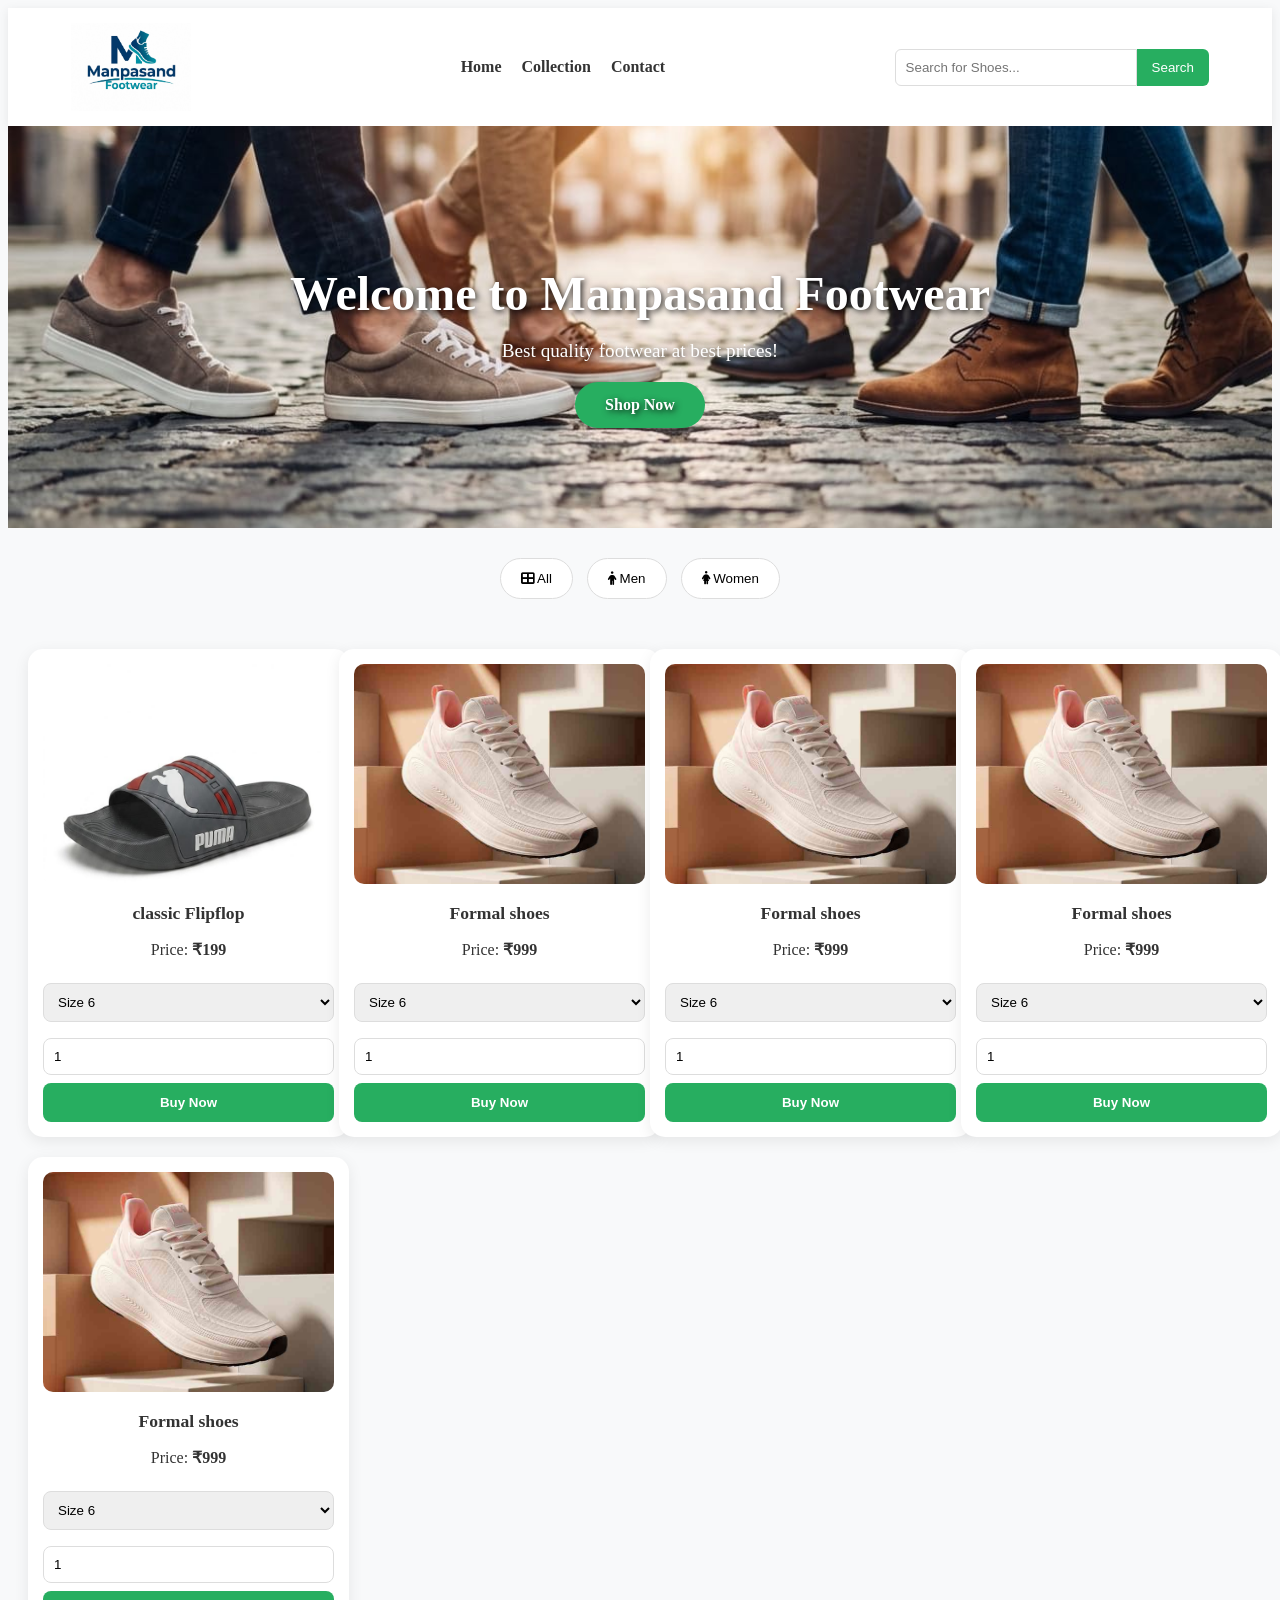
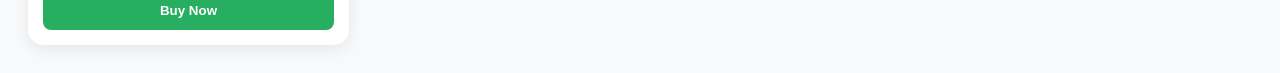
<file: index.html>
<!DOCTYPE html>
<html lang="en">
<head>
    <meta name="viewport" content="width=device-width, initial-scale=1.0">
    <link rel="stylesheet" href="style.css">
    <link rel="stylesheet" href="https://cdnjs.cloudflare.com/ajax/libs/font-awesome/6.4.2/css/all.min.css">
    <title>Manpasand Footwear</title>
</head>
<body>

    <header class="header1">
        <img src="manpasand.png" alt="Logo" class="logo">
        <nav>
            <ul>
                <li><a href="index.html">Home</a></li>
                <li><a href="manpasand footwear collection.html">Collection</a></li>
                <li><a href="manpasand footwear contact.html">Contact</a></li>
            </ul>
        </nav>
        <div class="search-container">
            <input type="text" placeholder="Search for Shoes..." id="search-input">
            <button type="submit">Search</button>
        </div>
    </header>

   <section class="banner">
    <h1>Welcome to Manpasand Footwear</h1>
    <p>Best quality footwear at best prices!</p>
    
    <a href="manpasand footwear collection.html" class="shop-now-btn">Shop Now</a>
</section>

    <div class="category-filter">
        <button onclick="filterCategory('all')"><i class="fas fa-th-large"></i> All</button>
        <button onclick="filterCategory('men')"><i class="fas fa-male"></i> Men</button>
        <button onclick="filterCategory('women')"><i class="fas fa-female"></i> Women</button>
    </div>

    <main class="product-container" id="product-list">

    

    
    
  

       
        
        <div class="product-card" data-category="men">
    <img src="scloll puma.jpg" alt="Sport Shoes">
    <h3 class="product-title">classic Flipflop</h3>
    <p class="product-info">Price: <strong>₹199</strong></p>
    
    <select class="product-size">
        <option value="6">Size 6</option>
        <option value="7">Size 7</option>
        <option value="8">Size 8</option>
        <option value="7">Size 9</option>
        <option value="8">Size 10</option>
    </select>
    
    <input type="number" class="product-qty" value="1" min="1">
    
    <button class="buy-btn" onclick="autoOpenForm(this)">Buy Now</button>

</div>

        <div class="product-card" data-category="men">
    <img src="client22.jpg" alt="Sport Shoes">
    <h3 class="product-title">Formal shoes</h3>
    <p class="product-info">Price: <strong>₹999</strong></p>
    
    <select class="product-size">
        <option value="6">Size 6</option>
        <option value="7">Size 7</option>
        <option value="8">Size 8</option>
        <option value="8">Size 10</option>

    </select>
    
    <input type="number" class="product-qty" value="1" min="1">
    
    <button class="buy-btn" onclick="autoOpenForm(this)">Buy Now</button>

</div>

        <div class="product-card" data-category="men">
    <img src="client22.jpg" alt="Sport Shoes">
    <h3 class="product-title">Formal shoes</h3>
    <p class="product-info">Price: <strong>₹999</strong></p>
    
    <select class="product-size">
        <option value="6">Size 6</option>
        <option value="7">Size 7</option>
        <option value="8">Size 8</option>
        <option value="9"> size 9</option>
        <option value="10">Size 10</option>

    </select>
    
    <input type="number" class="product-qty" value="1" min="1">
    
    <button class="buy-btn" onclick="autoOpenForm(this)">Buy Now</button>

</div>
        
        <div class="product-card" data-category="men">
    <img src="client22.jpg" alt="Sport Shoes">
    <h3 class="product-title">Formal shoes</h3>
    <p class="product-info">Price: <strong>₹999</strong></p>
    
    <select class="product-size">
        <option value="6">Size 6</option>
        <option value="7">Size 7</option>
        <option value="8">Size 8</option>
        <option value="8">Size 10</option>

    </select>
    
    <input type="number" class="product-qty" value="1" min="1">
    
    <button class="buy-btn" onclick="autoOpenForm(this)">Buy Now</button>

</div>
        <div class="product-card" data-category="men">
    <img src="client22.jpg" alt="Sport Shoes">
    <h3 class="product-title">Formal shoes</h3>
    <p class="product-info">Price: <strong>₹999</strong></p>
    
    <select class="product-size">
        <option value="6">Size 6</option>
        <option value="7">Size 7</option>
        <option value="8">Size 8</option>
    </select>
    
    <input type="number" class="product-qty" value="1" min="1">
    
    <button class="buy-btn" onclick="autoOpenForm(this)">Buy Now</button>

</div>
        
    </main>
<div id="orderModal" class="modal-overlay">
    <div class="modal-content">
        <span class="close-btn" onclick="closeOrderModal()">&times;</span>
        <h3>Order Details</h3>
        <input type="text" id="custName" placeholder="Aapka Naam">
        <input type="email" id="custEmail" placeholder="Email Address">
        <input type="tel" id="custMobile" placeholder="Mobile Number">
        <textarea id="custAddress" placeholder="Delivery Address"></textarea>
        <select id="paymentMethod">
            <option value="Cash on Delivery">Cash on Delivery</option>
            <option value="UPI">UPI</option>
        </select>
       <button class="confirm-btn" onclick="confirmOrder(event)">Order Confirm Karein</button>
    </div>
</div>
    
    <script>
        function filterCategory(category) {
            const products = document.getElementsByClassName('product-card');
            for (let i = 0; i < products.length; i++) {
                if (category === 'all' || products[i].getAttribute('data-category') === category) {
                    products[i].style.display = "";
                } else {
                    products[i].style.display = "none";
                }
            }
        }
        const searchInput = document.getElementById('search-input');
        const products = document.getElementsByClassName('product-card');
        searchInput.addEventListener('keyup', function() {
            const filter = searchInput.value.toLowerCase();
            for (let i = 0; i < products.length; i++) {
                let title = products[i].getElementsByTagName("h3")[0].innerText.toLowerCase();
                products[i].style.display = title.indexOf(filter) > -1 ? "" : "none";
            }
        });

// --- Modal Functionality Start ---

// Global variables
let selectedProductName = "";
let selectedProductPrice = "";

// 1. Popup open karne ke liye
function openOrderModal() {
    document.getElementById('orderModal').style.display = 'block';
}

// 2. Popup band karne ke liye
function closeOrderModal() {
    document.getElementById('orderModal').style.display = 'none';
}

// 3. Product details uthane ke liye
function autoOpenForm(buttonElement) {
    let card = buttonElement.closest('.product-card');
    selectedProductName = card.querySelector('.product-title').innerText;
    selectedProductPrice = card.querySelector('.product-info strong').innerText;
    window.currentSize = card.querySelector('.product-size').value;
    window.currentQty = card.querySelector('.product-qty').value;
    openOrderModal(); 
}

// 4. WhatsApp par bhejne ke liye (Button isi ko call karega)
function confirmOrder(event) {
    event.preventDefault(); // Page refresh hone se bachayega

    // Form se values lena
    const name = document.getElementById('custName').value;
    const email = document.getElementById('custEmail').value;
    const phone = document.getElementById('custMobile').value;
    const address = document.getElementById('custAddress').value;
    const payment = document.getElementById('paymentMethod').value;
    
    const whatsappNumber = "917575837074"; 

    // WhatsApp Message
    const message = `🛍️ New Order Received! 🛍️

👤 Customer Details:
* Name: ${name}
* Email: ${email}
* Mobile: ${phone}
* Address: ${address}
* Payment Mode: ${payment}

👕 Product Details:
* Item Name: ${selectedProductName}
* Price: ${selectedProductPrice}
* Size: ${window.currentSize}
* Quantity: ${window.currentQty}`;

    const url = "https://wa.me/" + whatsappNumber + "?text=" + encodeURIComponent(message);
    window.open(url, '_blank');
}
    </script>
    
</body>
</html>
</file>
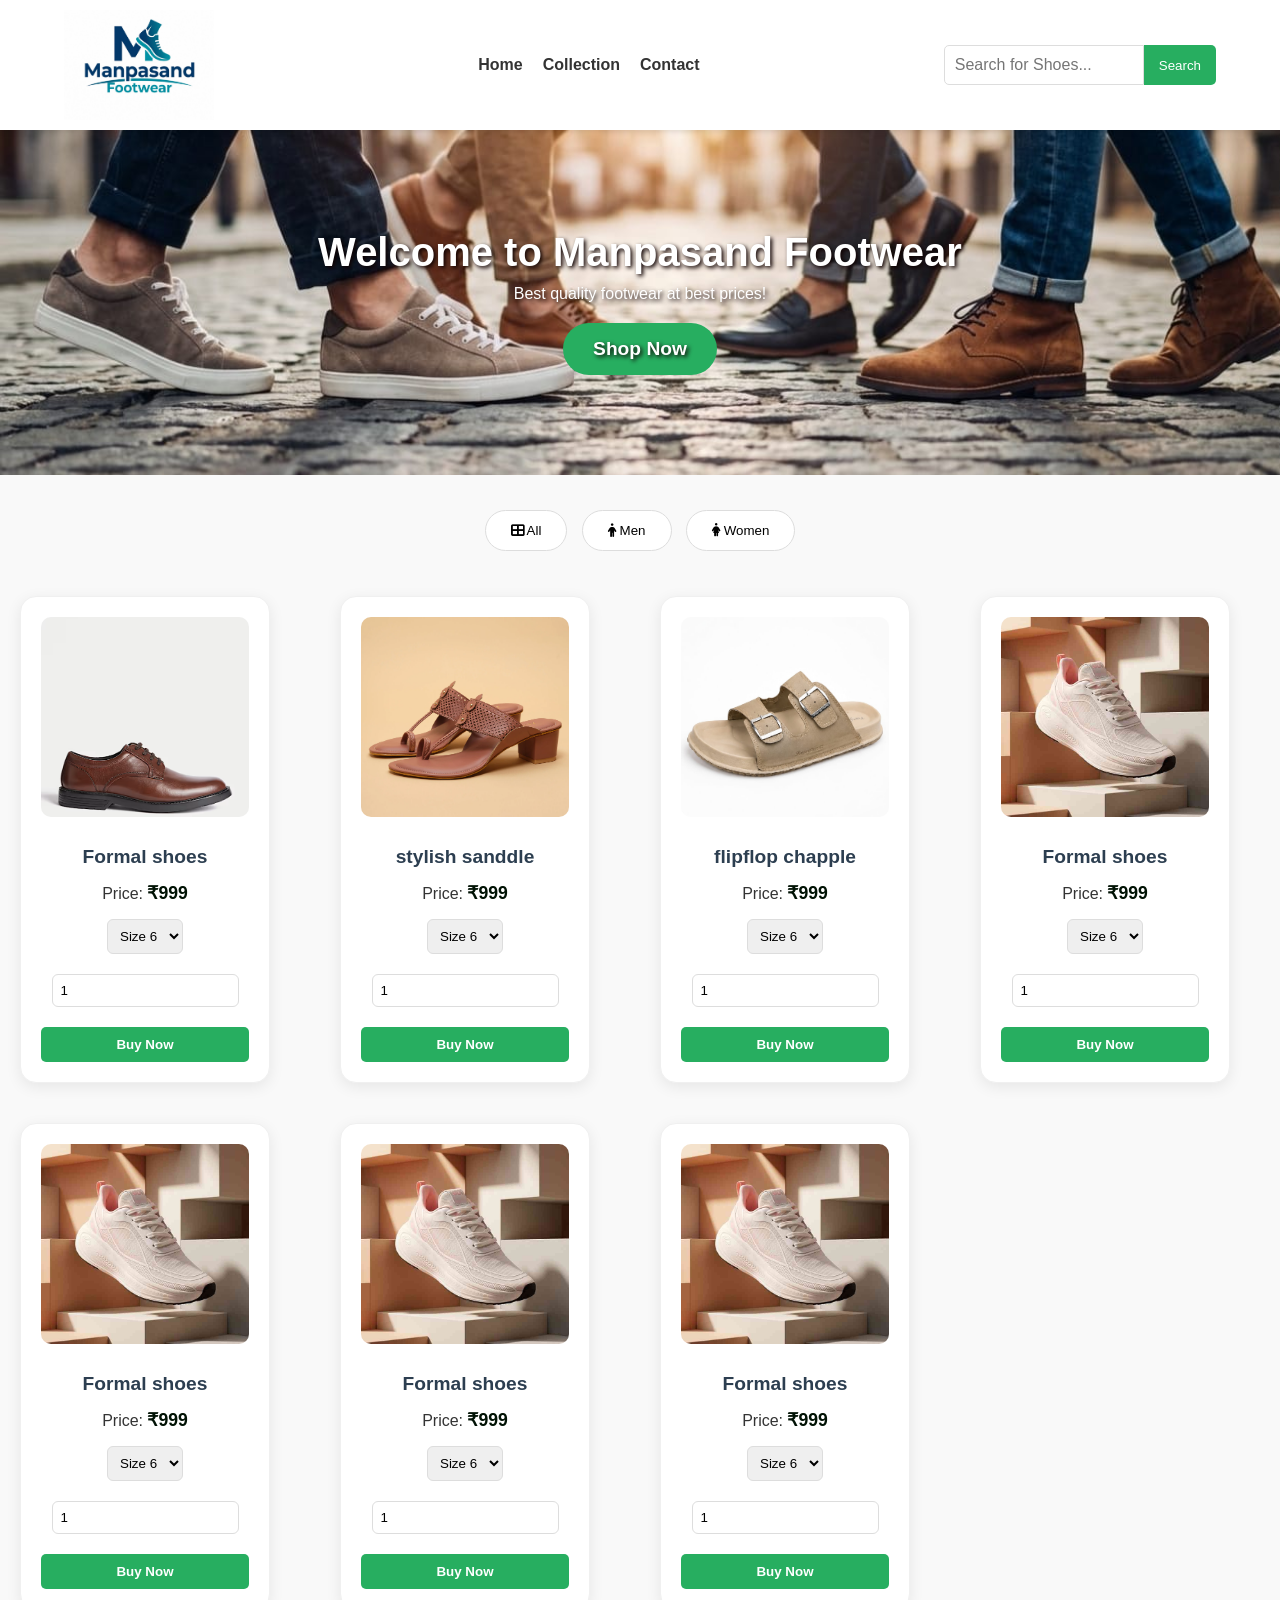
<file: main index.html>
<!DOCTYPE html>
<html lang="en">
<head>
    <meta name="viewport" content="width=device-width, initial-scale=1.0, maximum-scale=1.0, user-scalable=no">
    <link rel="stylesheet" href="manpasand footwear.css">
    <link rel="stylesheet" href="https://cdnjs.cloudflare.com/ajax/libs/font-awesome/6.4.2/css/all.min.css">
    <title>Manpasand Footwear</title>
</head>
<body>

    <header class="header1">
        <img src="manpasand.png" alt="Logo" class="logo">
        <nav>
            <ul>
                <li><a href="main index.html">Home</a></li>
                <li><a href="manpasand footwear collection.html">Collection</a></li>
                <li><a href="manpasand footwear contact.html">Contact</a></li>
            </ul>
        </nav>
        <div class="search-container">
            <input type="text" placeholder="Search for Shoes..." id="search-input">
            <button type="submit">Search</button>
        </div>
    </header>

   <section class="banner">
    <h1>Welcome to Manpasand Footwear</h1>
    <p>Best quality footwear at best prices!</p>
    
    <a href="manpasand footwear collection.html" class="shop-now-btn">Shop Now</a>
</section>

    <div class="category-filter">
        <button onclick="filterCategory('all')"><i class="fas fa-th-large"></i> All</button>
        <button onclick="filterCategory('men')"><i class="fas fa-male"></i> Men</button>
        <button onclick="filterCategory('women')"><i class="fas fa-female"></i> Women</button>
    </div>

    <main class="product-container" id="product-list">
    <div class="product-card" data-category="men">
    <img src="client2.jpg" alt="Sport Shoes">
    <h3 class="product-title">Formal shoes</h3>
    <p class="product-info">Price: <strong>₹999</strong></p>
    
    <select class="product-size">
        <option value="6">Size 6</option>
        <option value="7">Size 7</option>
        <option value="8">Size 8</option>
    </select>
    
    <input type="number" class="product-qty" value="1" min="1">
    
    <button class="buy-btn" onclick="autoOpenForm(this)">Buy Now</button>

</div>
       <div class="product-card" data-category="men">
    <img src="client2,4.jpg" alt="Sport Shoes">
    <h3 class="product-title">stylish sanddle</h3>
    <p class="product-info">Price: <strong>₹999</strong></p>
    
    <select class="product-size">
        <option value="6">Size 6</option>
        <option value="7">Size 7</option>
        <option value="8">Size 8</option>
    </select>
    
    <input type="number" class="product-qty" value="1" min="1">
    
    <button class="buy-btn" onclick="autoOpenForm(this)">Buy Now</button>

</div>
        <div class="product-card" data-category="men">
    <img src="flipflop chapple.jpg" alt="Sport Shoes">
    <h3 class="product-title">flipflop chapple</h3>
    <p class="product-info">Price: <strong>₹999</strong></p>
    
    <select class="product-size">
        <option value="6">Size 6</option>
        <option value="7">Size 7</option>
        <option value="8">Size 8</option>
    </select>
    
    <input type="number" class="product-qty" value="1" min="1">
    
    <button class="buy-btn" onclick="autoOpenForm(this)">Buy Now</button>

</div>

        <div class="product-card" data-category="men">
    <img src="client22.jpg" alt="Sport Shoes">
    <h3 class="product-title">Formal shoes</h3>
    <p class="product-info">Price: <strong>₹999</strong></p>
    
    <select class="product-size">
        <option value="6">Size 6</option>
        <option value="7">Size 7</option>
        <option value="8">Size 8</option>
    </select>
    
    <input type="number" class="product-qty" value="1" min="1">
    
    <button class="buy-btn" onclick="autoOpenForm(this)">Buy Now</button>

</div>

        <div class="product-card" data-category="men">
    <img src="client22.jpg" alt="Sport Shoes">
    <h3 class="product-title">Formal shoes</h3>
    <p class="product-info">Price: <strong>₹999</strong></p>
    
    <select class="product-size">
        <option value="6">Size 6</option>
        <option value="7">Size 7</option>
        <option value="8">Size 8</option>
    </select>
    
    <input type="number" class="product-qty" value="1" min="1">
    
    <button class="buy-btn" onclick="autoOpenForm(this)">Buy Now</button>

</div>
        
        <div class="product-card" data-category="men">
    <img src="client22.jpg" alt="Sport Shoes">
    <h3 class="product-title">Formal shoes</h3>
    <p class="product-info">Price: <strong>₹999</strong></p>
    
    <select class="product-size">
        <option value="6">Size 6</option>
        <option value="7">Size 7</option>
        <option value="8">Size 8</option>
    </select>
    
    <input type="number" class="product-qty" value="1" min="1">
    
    <button class="buy-btn" onclick="autoOpenForm(this)">Buy Now</button>

</div>
        <div class="product-card" data-category="men">
    <img src="client22.jpg" alt="Sport Shoes">
    <h3 class="product-title">Formal shoes</h3>
    <p class="product-info">Price: <strong>₹999</strong></p>
    
    <select class="product-size">
        <option value="6">Size 6</option>
        <option value="7">Size 7</option>
        <option value="8">Size 8</option>
    </select>
    
    <input type="number" class="product-qty" value="1" min="1">
    
    <button class="buy-btn" onclick="autoOpenForm(this)">Buy Now</button>

</div>
        
    </main>
<div id="orderModal" class="modal-overlay">
    <div class="modal-content">
        <span class="close-btn" onclick="closeOrderModal()">&times;</span>
        <h3>Order Details</h3>
        <input type="text" id="custName" placeholder="Aapka Naam">
        <input type="email" id="custEmail" placeholder="Email Address">
        <input type="tel" id="custMobile" placeholder="Mobile Number">
        <textarea id="custAddress" placeholder="Delivery Address"></textarea>
        <select id="paymentMethod">
            <option value="Cash on Delivery">Cash on Delivery</option>
            <option value="UPI">UPI</option>
        </select>
       <button class="confirm-btn" onclick="confirmOrder(event)">Order Confirm Karein</button>
    </div>
</div>
    
    <script>
        function filterCategory(category) {
            const products = document.getElementsByClassName('product-card');
            for (let i = 0; i < products.length; i++) {
                if (category === 'all' || products[i].getAttribute('data-category') === category) {
                    products[i].style.display = "";
                } else {
                    products[i].style.display = "none";
                }
            }
        }
        const searchInput = document.getElementById('search-input');
        const products = document.getElementsByClassName('product-card');
        searchInput.addEventListener('keyup', function() {
            const filter = searchInput.value.toLowerCase();
            for (let i = 0; i < products.length; i++) {
                let title = products[i].getElementsByTagName("h3")[0].innerText.toLowerCase();
                products[i].style.display = title.indexOf(filter) > -1 ? "" : "none";
            }
        });

// --- Modal Functionality Start ---

// Global variables
let selectedProductName = "";
let selectedProductPrice = "";

// 1. Popup open karne ke liye
function openOrderModal() {
    document.getElementById('orderModal').style.display = 'block';
}

// 2. Popup band karne ke liye
function closeOrderModal() {
    document.getElementById('orderModal').style.display = 'none';
}

// 3. Product details uthane ke liye
function autoOpenForm(buttonElement) {
    let card = buttonElement.closest('.product-card');
    selectedProductName = card.querySelector('.product-title').innerText;
    selectedProductPrice = card.querySelector('.product-info strong').innerText;
    window.currentSize = card.querySelector('.product-size').value;
    window.currentQty = card.querySelector('.product-qty').value;
    openOrderModal(); 
}

// 4. WhatsApp par bhejne ke liye (Button isi ko call karega)
function confirmOrder(event) {
    event.preventDefault(); // Page refresh hone se bachayega

    // Form se values lena
    const name = document.getElementById('custName').value;
    const email = document.getElementById('custEmail').value;
    const phone = document.getElementById('custMobile').value;
    const address = document.getElementById('custAddress').value;
    const payment = document.getElementById('paymentMethod').value;
    
    const whatsappNumber = "917096254826"; 

    // WhatsApp Message
    const message = `🛍️ New Order Received! 🛍️

👤 Customer Details:
* Name: ${name}
* Email: ${email}
* Mobile: ${phone}
* Address: ${address}
* Payment Mode: ${payment}

👕 Product Details:
* Item Name: ${selectedProductName}
* Price: ${selectedProductPrice}
* Size: ${window.currentSize}
* Quantity: ${window.currentQty}`;

    const url = "https://wa.me/" + whatsappNumber + "?text=" + encodeURIComponent(message);
    window.open(url, '_blank');
}
    </script>
    
</body>
</html>
</file>
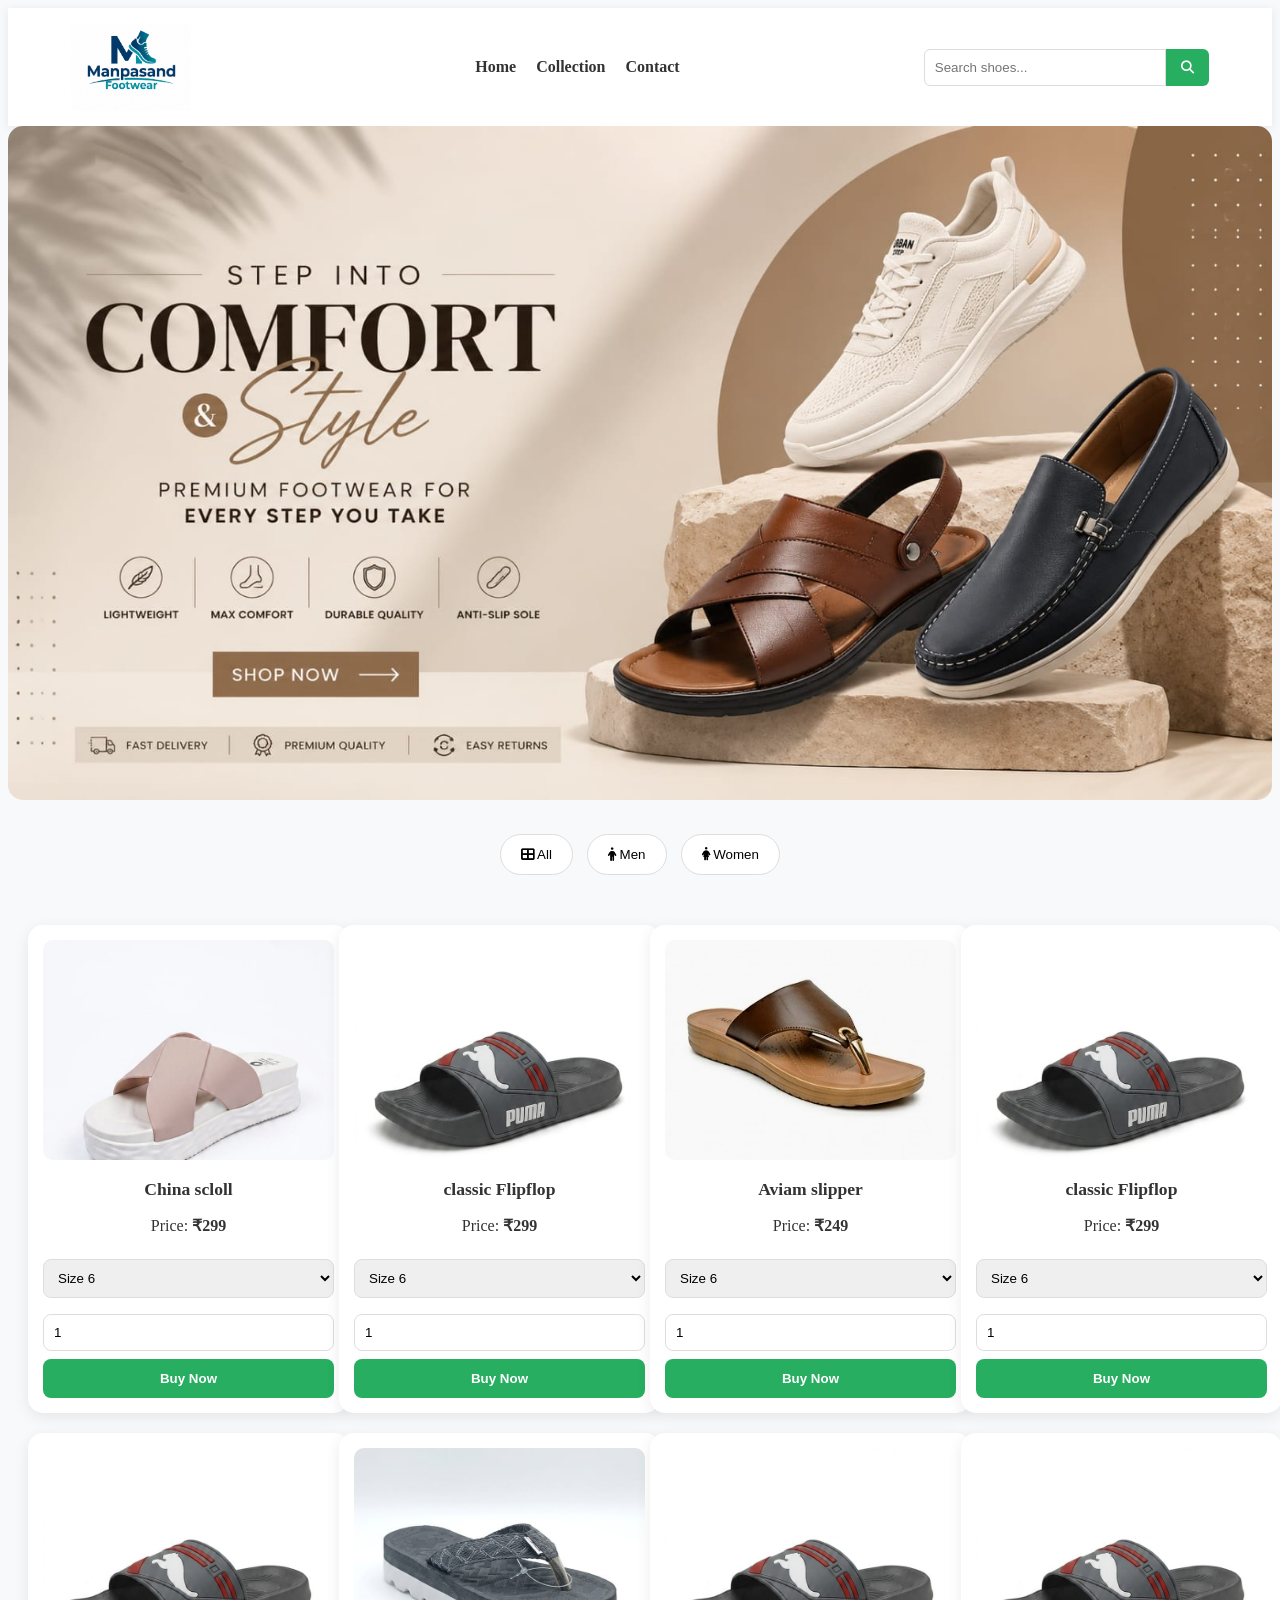
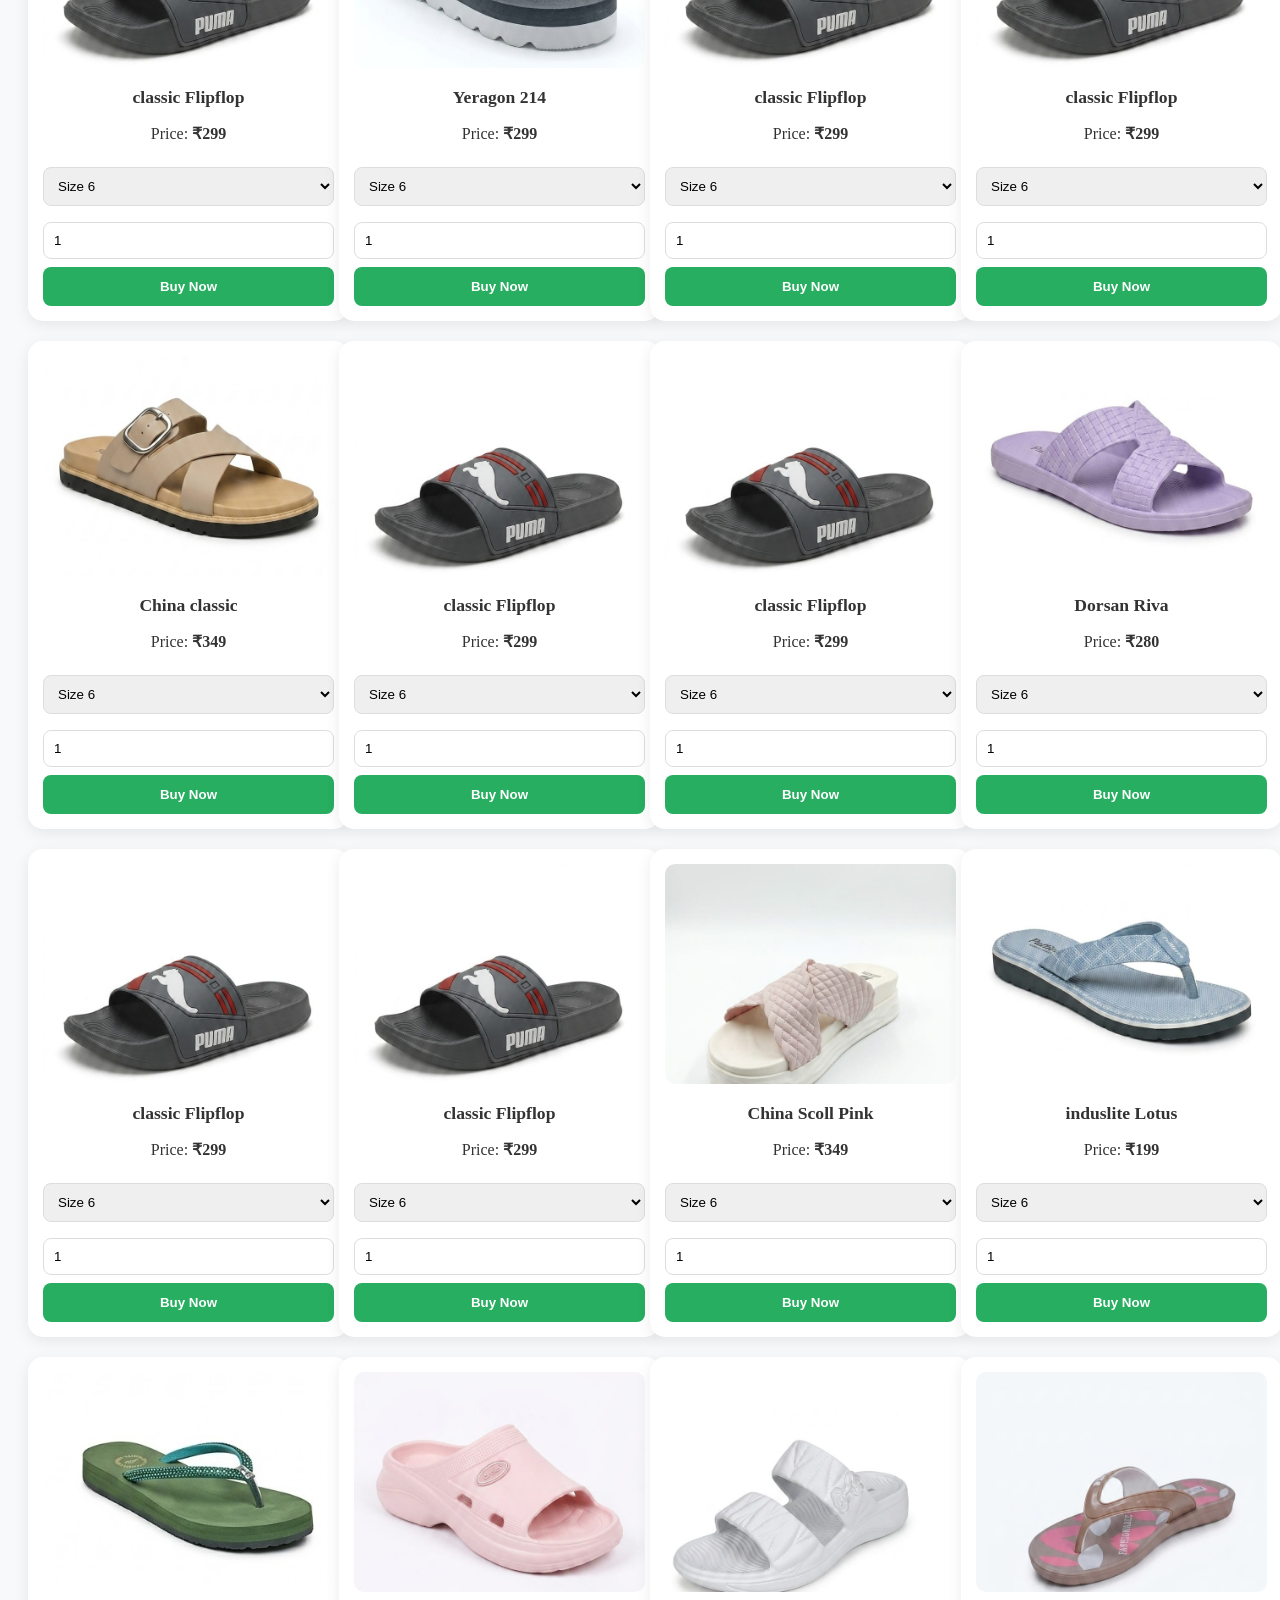
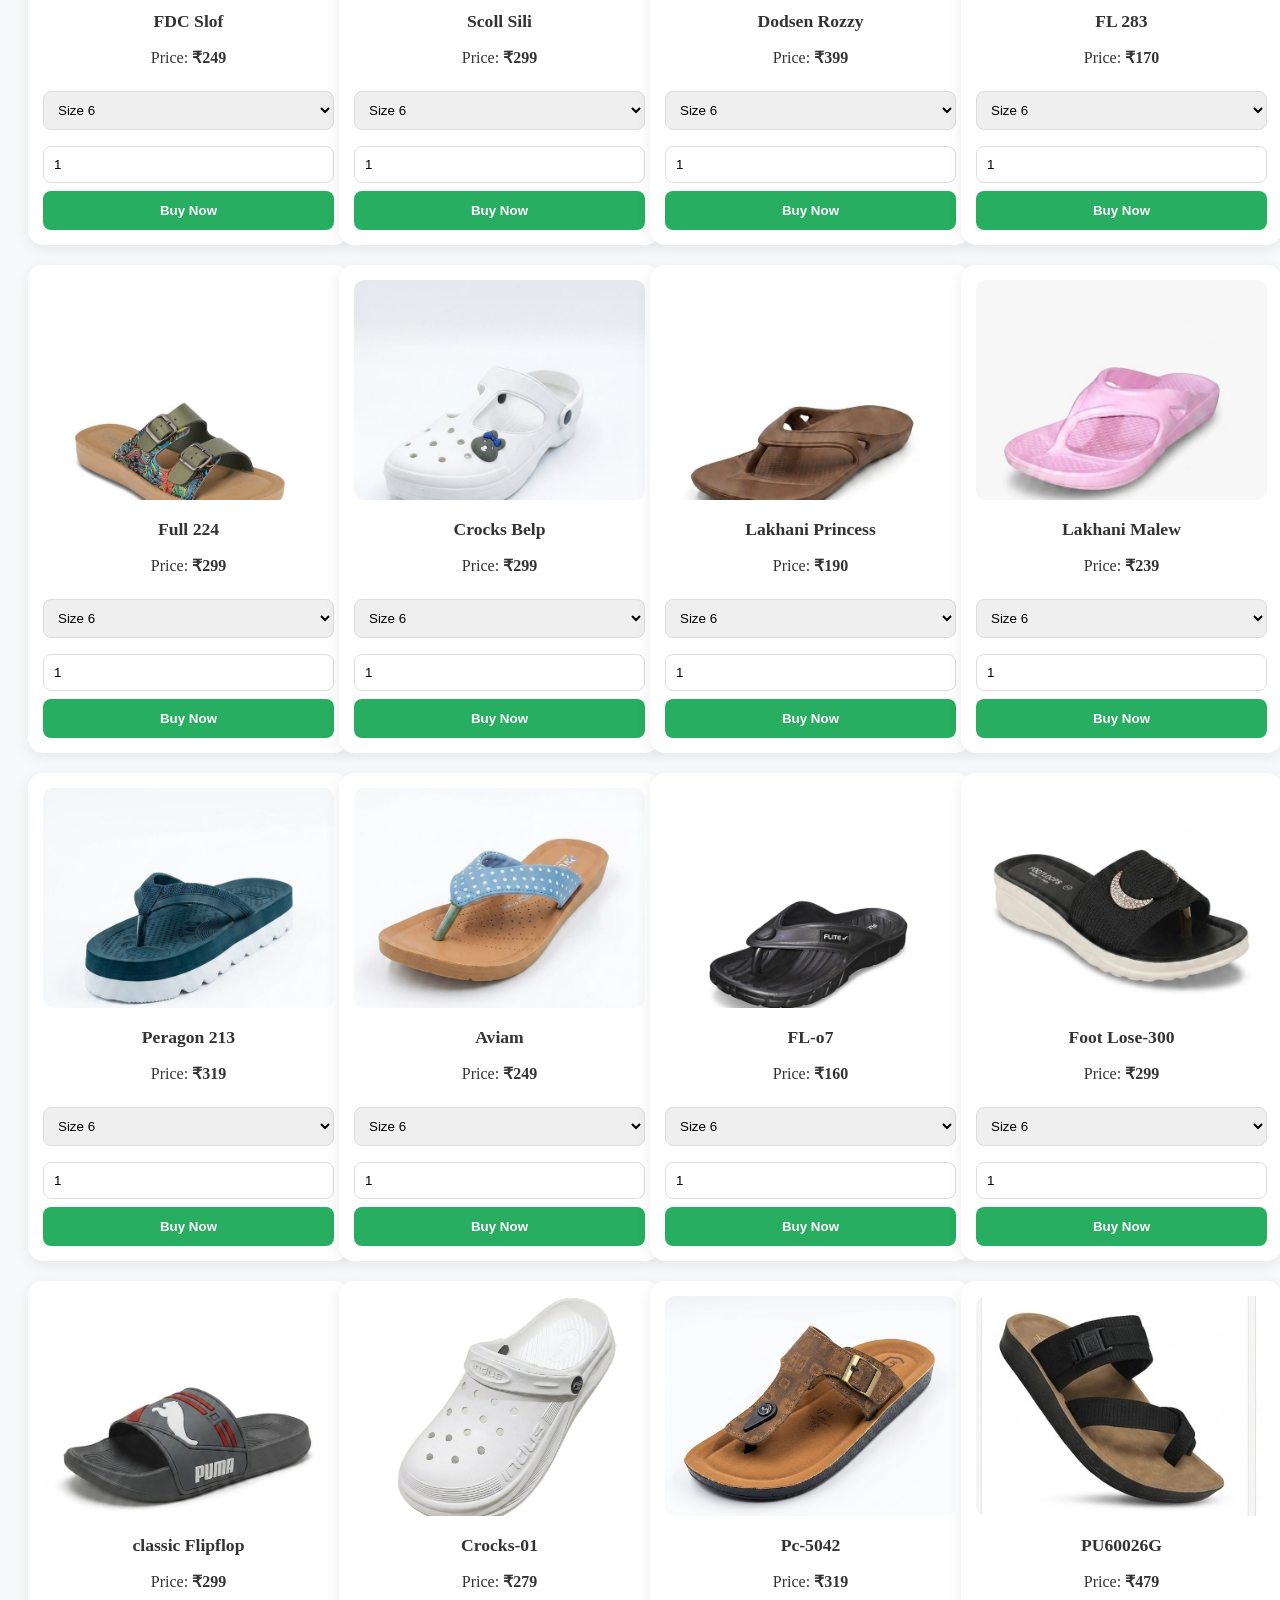
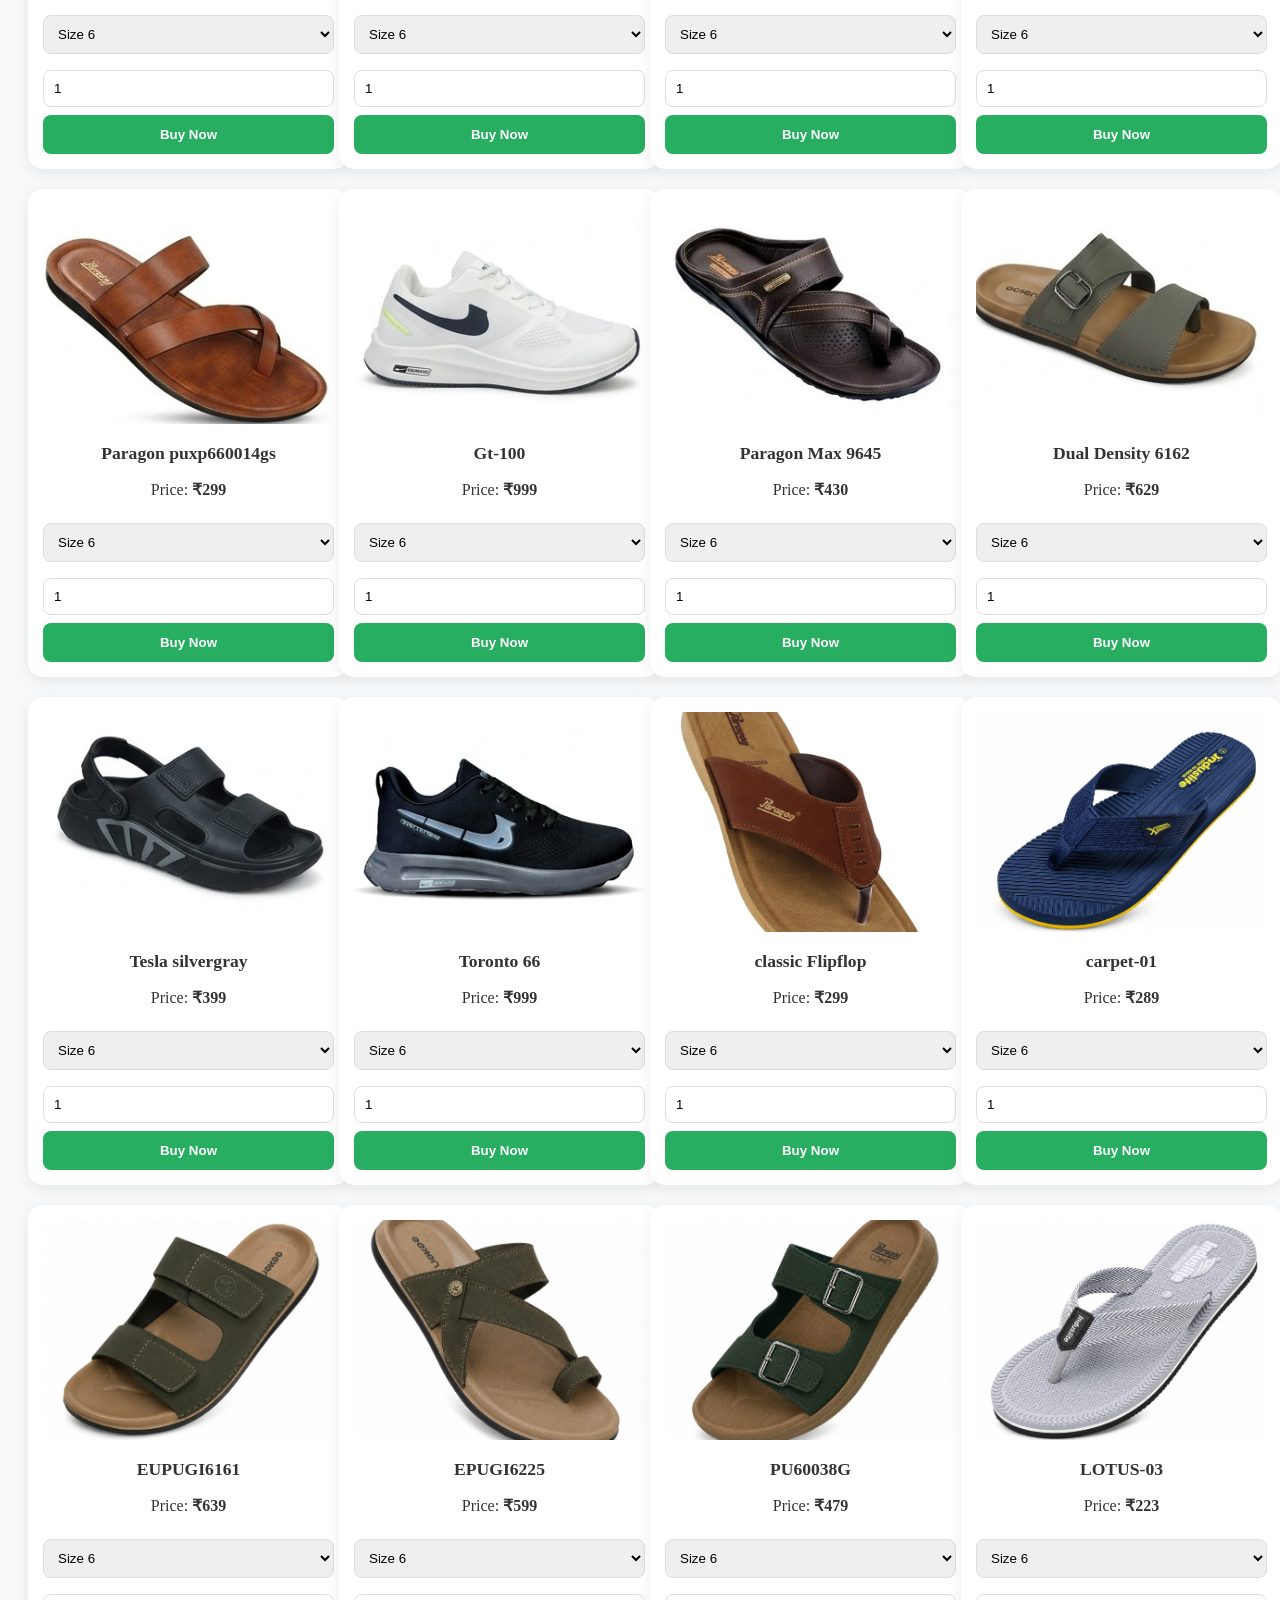
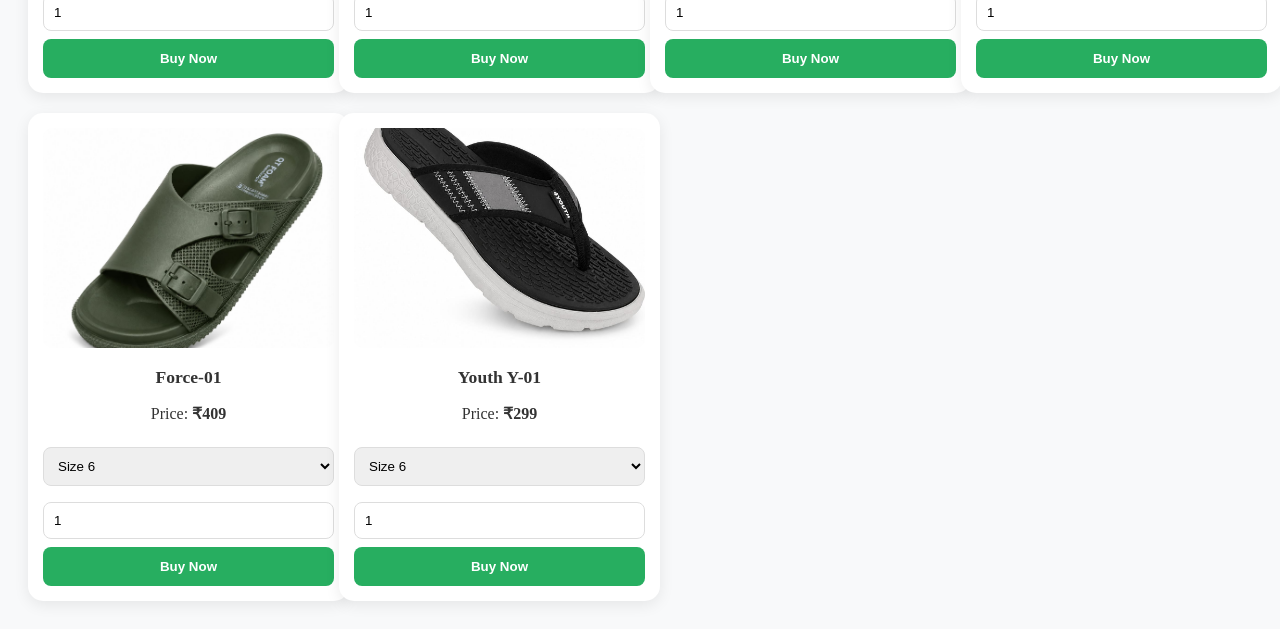
<file: manpasand footwear collection.html>
<!DOCTYPE html>
<html lang="en">
<head>
<meta name="viewport" content="width=device-width, initial-scale=1.0">


    <link rel="stylesheet" href="style.css">
    
    <link rel="stylesheet" href="https://cdnjs.cloudflare.com/ajax/libs/font-awesome/6.4.2/css/all.min.css">
    <title>Manpasand Footwear | Premium Collection</title>
</head>
<body>

    <header class="header1">
        <img src="manpasand.png" alt="Logo" class="logo">
        <nav>
            <ul>
                <li><a href="index.html">Home</a></li>
                <li><a href="manpasand footwear collection.html">Collection</a></li>
                <li><a href="manpasand footwear contact.html">Contact</a></li>
            </ul>
        </nav>
        <div class="search-container">
            <input type="text" placeholder="Search shoes..." id="search-input">
            <button type="submit"><i class="fas fa-search"></i></button>
        </div>
    </header>

  <section class="collection-banner">
    <img src="manpasand footwear banner.jpg" alt="Collection Banner" style="width: 100%; border-radius: 15px;">
</section>


    <div class="category-filter">
        <button onclick="filterCategory('all')"><i class="fas fa-th-large"></i> All</button>
        <button onclick="filterCategory('men')"><i class="fas fa-male"></i> Men</button>
        <button onclick="filterCategory('women')"><i class="fas fa-female"></i> Women</button>
    </div>

    <main class="product-container" id="product-list">

        <div class="product-card" data-category="women">
    <img src="photo1.jpg" alt="Sport Shoes">
    <h3 class="product-title">China scloll</h3>
    <p class="product-info">Price: <strong>₹299</strong></p>
    
    <select class="product-size">
        <option value="6">Size 6</option>
        <option value="7">Size 7</option>
        <option value="8">Size 8</option>
        <option value="7">Size 9</option>
        <option value="8">Size 10</option>
    </select>
    
    <input type="number" class="product-qty" value="1" min="1">
    
    <button class="buy-btn" onclick="autoOpenForm(this)">Buy Now</button>

</div>

<div class="product-card" data-category="men">
    <img src="scloll puma.jpg" alt="Sport Shoes">
    <h3 class="product-title">classic Flipflop</h3>
    <p class="product-info">Price: <strong>₹299</strong></p>
    
    <select class="product-size">
        <option value="6">Size 6</option>
        <option value="7">Size 7</option>
        <option value="8">Size 8</option>
        <option value="7">Size 9</option>
        <option value="8">Size 10</option>
    </select>
    
    <input type="number" class="product-qty" value="1" min="1">
    
    <button class="buy-btn" onclick="autoOpenForm(this)">Buy Now</button>

</div>


        
        <div class="product-card" data-category="women">
    <img src="photo2.jpg" alt="Sport Shoes">
    <h3 class="product-title">Aviam slipper</h3>
    <p class="product-info">Price: <strong>₹249</strong></p>
    
    <select class="product-size">
        <option value="6">Size 6</option>
        <option value="7">Size 7</option>
        <option value="8">Size 8</option>
        <option value="7">Size 9</option>
        <option value="8">Size 10</option>
    </select>
    
    <input type="number" class="product-qty" value="1" min="1">
    
    <button class="buy-btn" onclick="autoOpenForm(this)">Buy Now</button>

</div>


<div class="product-card" data-category="men">
    <img src="scloll puma.jpg" alt="Sport Shoes">
    <h3 class="product-title">classic Flipflop</h3>
    <p class="product-info">Price: <strong>₹299</strong></p>
    
    <select class="product-size">
        <option value="6">Size 6</option>
        <option value="7">Size 7</option>
        <option value="8">Size 8</option>
        <option value="7">Size 9</option>
        <option value="8">Size 10</option>
    </select>
    
    <input type="number" class="product-qty" value="1" min="1">
    
    <button class="buy-btn" onclick="autoOpenForm(this)">Buy Now</button>

</div>

<div class="product-card" data-category="men">
    <img src="scloll puma.jpg" alt="Sport Shoes">
    <h3 class="product-title">classic Flipflop</h3>
    <p class="product-info">Price: <strong>₹299</strong></p>
    
    <select class="product-size">
        <option value="6">Size 6</option>
        <option value="7">Size 7</option>
        <option value="8">Size 8</option>
        <option value="7">Size 9</option>
        <option value="8">Size 10</option>
    </select>
    
    <input type="number" class="product-qty" value="1" min="1">
    
    <button class="buy-btn" onclick="autoOpenForm(this)">Buy Now</button>

</div>


<div class="product-card" data-category="women">
    <img src="photo3.jpg" alt="Sport Shoes">
    <h3 class="product-title">Yeragon 214</h3>
    <p class="product-info">Price: <strong>₹299</strong></p>
    
    <select class="product-size">
        <option value="6">Size 6</option>
        <option value="7">Size 7</option>
        <option value="8">Size 8</option>
        <option value="7">Size 9</option>
        <option value="8">Size 10</option>
    </select>
    
    <input type="number" class="product-qty" value="1" min="1">
    
    <button class="buy-btn" onclick="autoOpenForm(this)">Buy Now</button>

</div>

<div class="product-card" data-category="men">
    <img src="scloll puma.jpg" alt="Sport Shoes">
    <h3 class="product-title">classic Flipflop</h3>
    <p class="product-info">Price: <strong>₹299</strong></p>
    
    <select class="product-size">
        <option value="6">Size 6</option>
        <option value="7">Size 7</option>
        <option value="8">Size 8</option>
        <option value="7">Size 9</option>
        <option value="8">Size 10</option>
    </select>
    
    <input type="number" class="product-qty" value="1" min="1">
    
    <button class="buy-btn" onclick="autoOpenForm(this)">Buy Now</button>

</div>

<div class="product-card" data-category="men">
    <img src="scloll puma.jpg" alt="Sport Shoes">
    <h3 class="product-title">classic Flipflop</h3>
    <p class="product-info">Price: <strong>₹299</strong></p>
    
    <select class="product-size">
        <option value="6">Size 6</option>
        <option value="7">Size 7</option>
        <option value="8">Size 8</option>
        <option value="7">Size 9</option>
        <option value="8">Size 10</option>
    </select>
    
    <input type="number" class="product-qty" value="1" min="1">
    
    <button class="buy-btn" onclick="autoOpenForm(this)">Buy Now</button>

</div>


        
        <div class="product-card" data-category="women">
    <img src="photo4.jpeg" alt="Sport Shoes">
    <h3 class="product-title">China classic</h3>
    <p class="product-info">Price: <strong>₹349</strong></p>
    
    <select class="product-size">
        <option value="6">Size 6</option>
        <option value="7">Size 7</option>
        <option value="8">Size 8</option>
        <option value="7">Size 9</option>
        <option value="8">Size 10</option>
    </select>
    
    <input type="number" class="product-qty" value="1" min="1">
    
    <button class="buy-btn" onclick="autoOpenForm(this)">Buy Now</button>

</div>

<div class="product-card" data-category="men">
    <img src="scloll puma.jpg" alt="Sport Shoes">
    <h3 class="product-title">classic Flipflop</h3>
    <p class="product-info">Price: <strong>₹299</strong></p>
    
    <select class="product-size">
        <option value="6">Size 6</option>
        <option value="7">Size 7</option>
        <option value="8">Size 8</option>
        <option value="7">Size 9</option>
        <option value="8">Size 10</option>
    </select>
    
    <input type="number" class="product-qty" value="1" min="1">
    
    <button class="buy-btn" onclick="autoOpenForm(this)">Buy Now</button>

</div>

<div class="product-card" data-category="men">
    <img src="scloll puma.jpg" alt="Sport Shoes">
    <h3 class="product-title">classic Flipflop</h3>
    <p class="product-info">Price: <strong>₹299</strong></p>
    
    <select class="product-size">
        <option value="6">Size 6</option>
        <option value="7">Size 7</option>
        <option value="8">Size 8</option>
        <option value="7">Size 9</option>
        <option value="8">Size 10</option>
    </select>
    
    <input type="number" class="product-qty" value="1" min="1">
    
    <button class="buy-btn" onclick="autoOpenForm(this)">Buy Now</button>

</div>



<div class="product-card" data-category="women">
    <img src="photo5.jpeg" alt="Sport Shoes">
    <h3 class="product-title">Dorsan Riva</h3>
    <p class="product-info">Price: <strong>₹280</strong></p>
    
    <select class="product-size">
        <option value="6">Size 6</option>
        <option value="7">Size 7</option>
        <option value="8">Size 8</option>
        <option value="7">Size 9</option>
        <option value="8">Size 10</option>
    </select>
    
    <input type="number" class="product-qty" value="1" min="1">
    
    <button class="buy-btn" onclick="autoOpenForm(this)">Buy Now</button>

</div>

<div class="product-card" data-category="men">
    <img src="scloll puma.jpg" alt="Sport Shoes">
    <h3 class="product-title">classic Flipflop</h3>
    <p class="product-info">Price: <strong>₹299</strong></p>
    
    <select class="product-size">
        <option value="6">Size 6</option>
        <option value="7">Size 7</option>
        <option value="8">Size 8</option>
        <option value="7">Size 9</option>
        <option value="8">Size 10</option>
    </select>
    
    <input type="number" class="product-qty" value="1" min="1">
    
    <button class="buy-btn" onclick="autoOpenForm(this)">Buy Now</button>

</div>

<div class="product-card" data-category="men">
    <img src="scloll puma.jpg" alt="Sport Shoes">
    <h3 class="product-title">classic Flipflop</h3>
    <p class="product-info">Price: <strong>₹299</strong></p>
    
    <select class="product-size">
        <option value="6">Size 6</option>
        <option value="7">Size 7</option>
        <option value="8">Size 8</option>
        <option value="7">Size 9</option>
        <option value="8">Size 10</option>
    </select>
    
    <input type="number" class="product-qty" value="1" min="1">
    
    <button class="buy-btn" onclick="autoOpenForm(this)">Buy Now</button>

</div>



        <div class="product-card" data-category="women">
    <img src="photo6.jpeg" alt="Sport Shoes">
    <h3 class="product-title">China Scoll Pink</h3>
    <p class="product-info">Price: <strong>₹349</strong></p>
    
    <select class="product-size">
        <option value="6">Size 6</option>
        <option value="7">Size 7</option>
        <option value="8">Size 8</option>
        <option value="7">Size 9</option>
        <option value="8">Size 10</option>
    </select>
    
    <input type="number" class="product-qty" value="1" min="1">
    
    <button class="buy-btn" onclick="autoOpenForm(this)">Buy Now</button>

</div>

<div class="product-card" data-category="women">
    <img src="photo7.jpeg" alt="Sport Shoes">
    <h3 class="product-title">induslite Lotus</h3>
    <p class="product-info">Price: <strong>₹199</strong></p>
    
    <select class="product-size">
        <option value="6">Size 6</option>
        <option value="7">Size 7</option>
        <option value="8">Size 8</option>
        <option value="7">Size 9</option>
        <option value="8">Size 10</option>
    </select>
    
    <input type="number" class="product-qty" value="1" min="1">
    
    <button class="buy-btn" onclick="autoOpenForm(this)">Buy Now</button>

</div>

        
        <div class="product-card" data-category="women">
    <img src="photo8.jpeg" alt="Sport Shoes">
    <h3 class="product-title">FDC Slof</h3>
    <p class="product-info">Price: <strong>₹249</strong></p>
    
    <select class="product-size">
        <option value="6">Size 6</option>
        <option value="7">Size 7</option>
        <option value="8">Size 8</option>
        <option value="7">Size 9</option>
        <option value="8">Size 10</option>
    </select>
    
    <input type="number" class="product-qty" value="1" min="1">
    
    <button class="buy-btn" onclick="autoOpenForm(this)">Buy Now</button>

</div>


<div class="product-card" data-category="women">
    <img src="photo9.jpeg" alt="Sport Shoes">
    <h3 class="product-title">Scoll Sili</h3>
    <p class="product-info">Price: <strong>₹299</strong></p>
    
    <select class="product-size">
        <option value="6">Size 6</option>
        <option value="7">Size 7</option>
        <option value="8">Size 8</option>
        <option value="7">Size 9</option>
        <option value="8">Size 10</option>
    </select>
    
    <input type="number" class="product-qty" value="1" min="1">
    
    <button class="buy-btn" onclick="autoOpenForm(this)">Buy Now</button>

</div>

        
        <div class="product-card" data-category="women">
    <img src="photo10.jpeg" alt="Sport Shoes">
    <h3 class="product-title">Dodsen Rozzy</h3>
    <p class="product-info">Price: <strong>₹399</strong></p>
    
    <select class="product-size">
        <option value="6">Size 6</option>
        <option value="7">Size 7</option>
        <option value="8">Size 8</option>
        <option value="7">Size 9</option>
        <option value="8">Size 10</option>
    </select>
    
    <input type="number" class="product-qty" value="1" min="1">
    
    <button class="buy-btn" onclick="autoOpenForm(this)">Buy Now</button>

</div>


<div class="product-card" data-category="women">
    <img src="photo11.jpeg" alt="Sport Shoes">
    <h3 class="product-title">FL 283</h3>
    <p class="product-info">Price: <strong>₹170</strong></p>
    
    <select class="product-size">
        <option value="6">Size 6</option>
        <option value="7">Size 7</option>
        <option value="8">Size 8</option>
        <option value="7">Size 9</option>
        <option value="8">Size 10</option>
    </select>
    
    <input type="number" class="product-qty" value="1" min="1">
    
    <button class="buy-btn" onclick="autoOpenForm(this)">Buy Now</button>

</div>

        
        <div class="product-card" data-category="women">
    <img src="photo12.jpeg" alt="Sport Shoes">
    <h3 class="product-title">Full 224</h3>
    <p class="product-info">Price: <strong>₹299</strong></p>
    
    <select class="product-size">
        <option value="6">Size 6</option>
        <option value="7">Size 7</option>
        <option value="8">Size 8</option>
        <option value="7">Size 9</option>
        <option value="8">Size 10</option>
    </select>
    
    <input type="number" class="product-qty" value="1" min="1">
    
    <button class="buy-btn" onclick="autoOpenForm(this)">Buy Now</button>

</div>

 <div class="product-card" data-category="women">
    <img src="photo13.jpeg" alt="Sport Shoes">
    <h3 class="product-title">Crocks Belp</h3>
    <p class="product-info">Price: <strong>₹299</strong></p>
    
    <select class="product-size">
        <option value="6">Size 6</option>
        <option value="7">Size 7</option>
        <option value="8">Size 8</option>
        <option value="7">Size 9</option>
        <option value="8">Size 10</option>
    </select>
    
    <input type="number" class="product-qty" value="1" min="1">
    
    <button class="buy-btn" onclick="autoOpenForm(this)">Buy Now</button>

</div>


<div class="product-card" data-category="women">
    <img src="photo14.jpeg" alt="Sport Shoes">
    <h3 class="product-title">Lakhani Princess</h3>
    <p class="product-info">Price: <strong>₹190</strong></p>
    
    <select class="product-size">
        <option value="6">Size 6</option>
        <option value="7">Size 7</option>
        <option value="8">Size 8</option>
        <option value="7">Size 9</option>
        <option value="8">Size 10</option>
    </select>
    
    <input type="number" class="product-qty" value="1" min="1">
    
    <button class="buy-btn" onclick="autoOpenForm(this)">Buy Now</button>

</div>

<div class="product-card" data-category="women">
    <img src="photo15.jpeg" alt="Sport Shoes">
    <h3 class="product-title">Lakhani Malew</h3>
    <p class="product-info">Price: <strong>₹239</strong></p>
    
    <select class="product-size">
        <option value="6">Size 6</option>
        <option value="7">Size 7</option>
        <option value="8">Size 8</option>
        <option value="7">Size 9</option>
        <option value="8">Size 10</option>
    </select>
    
    <input type="number" class="product-qty" value="1" min="1">
    
    <button class="buy-btn" onclick="autoOpenForm(this)">Buy Now</button>

</div>

<div class="product-card" data-category="women">
    <img src="photo16.jpeg" alt="Sport Shoes">
    <h3 class="product-title">Peragon 213</h3>
    <p class="product-info">Price: <strong>₹319</strong></p>
    
    <select class="product-size">
        <option value="6">Size 6</option>
        <option value="7">Size 7</option>
        <option value="8">Size 8</option>
        <option value="7">Size 9</option>
        <option value="8">Size 10</option>
    </select>
    
    <input type="number" class="product-qty" value="1" min="1">
    
    <button class="buy-btn" onclick="autoOpenForm(this)">Buy Now</button>

</div>


<div class="product-card" data-category="women">
    <img src="photo17.jpeg" alt="Sport Shoes">
    <h3 class="product-title">Aviam </h3>
    <p class="product-info">Price: <strong>₹249</strong></p>
    
    <select class="product-size">
        <option value="6">Size 6</option>
        <option value="7">Size 7</option>
        <option value="8">Size 8</option>
        <option value="7">Size 9</option>
        <option value="8">Size 10</option>
    </select>
    
    <input type="number" class="product-qty" value="1" min="1">
    
    <button class="buy-btn" onclick="autoOpenForm(this)">Buy Now</button>

</div>

<div class="product-card" data-category="women">
    <img src="photo18.jpeg" alt="Sport Shoes">
    <h3 class="product-title">FL-o7</h3>
    <p class="product-info">Price: <strong>₹160</strong></p>
    
    <select class="product-size">
        <option value="6">Size 6</option>
        <option value="7">Size 7</option>
        <option value="8">Size 8</option>
        <option value="7">Size 9</option>
        <option value="8">Size 10</option>
    </select>
    
    <input type="number" class="product-qty" value="1" min="1">
    
    <button class="buy-btn" onclick="autoOpenForm(this)">Buy Now</button>

</div>

<div class="product-card" data-category="women">
    <img src="photo19.jpeg" alt="Sport Shoes">
    <h3 class="product-title">Foot Lose-300</h3>
    <p class="product-info">Price: <strong>₹299</strong></p>
    
    <select class="product-size">
        <option value="6">Size 6</option>
        <option value="7">Size 7</option>
        <option value="8">Size 8</option>
        <option value="7">Size 9</option>
        <option value="8">Size 10</option>
    </select>
    
    <input type="number" class="product-qty" value="1" min="1">
    
    <button class="buy-btn" onclick="autoOpenForm(this)">Buy Now</button>

</div>

 <div class="product-card" data-category="men">
    <img src="scloll puma.jpg" alt="Sport Shoes">
    <h3 class="product-title">classic Flipflop</h3>
    <p class="product-info">Price: <strong>₹299</strong></p>
    
    <select class="product-size">
        <option value="6">Size 6</option>
        <option value="7">Size 7</option>
        <option value="8">Size 8</option>
        <option value="7">Size 9</option>
        <option value="8">Size 10</option>
    </select>
    
    <input type="number" class="product-qty" value="1" min="1">
    
    <button class="buy-btn" onclick="autoOpenForm(this)">Buy Now</button>

</div>

<div class="product-card" data-category="men">
    <img src="photo20.jpg" alt="Sport Shoes">
    <h3 class="product-title">Crocks-01</h3>
    <p class="product-info">Price: <strong>₹279</strong></p>
    
    <select class="product-size">
        <option value="6">Size 6</option>
        <option value="7">Size 7</option>
        <option value="8">Size 8</option>
        <option value="7">Size 9</option>
        <option value="8">Size 10</option>
    </select>
    
    <input type="number" class="product-qty" value="1" min="1">
    
    <button class="buy-btn" onclick="autoOpenForm(this)">Buy Now</button>

</div>

<div class="product-card" data-category="men">
    <img src="photo21.jpg" alt="Sport Shoes">
    <h3 class="product-title">Pc-5042</h3>
    <p class="product-info">Price: <strong>₹319</strong></p>
    
    <select class="product-size">
        <option value="6">Size 6</option>
        <option value="7">Size 7</option>
        <option value="8">Size 8</option>
        <option value="7">Size 9</option>
        <option value="8">Size 10</option>
    </select>
    
    <input type="number" class="product-qty" value="1" min="1">
    
    <button class="buy-btn" onclick="autoOpenForm(this)">Buy Now</button>

</div>

<div class="product-card" data-category="men">
    <img src="photo22.jpg" alt="Sport Shoes">
    <h3 class="product-title">PU60026G</h3>
    <p class="product-info">Price: <strong>₹479</strong></p>
    
    <select class="product-size">
        <option value="6">Size 6</option>
        <option value="7">Size 7</option>
        <option value="8">Size 8</option>
        <option value="7">Size 9</option>
        <option value="8">Size 10</option>
    </select>
    
    <input type="number" class="product-qty" value="1" min="1">
    
    <button class="buy-btn" onclick="autoOpenForm(this)">Buy Now</button>

</div>

<div class="product-card" data-category="men">
    <img src="photo23.jpg" alt="Sport Shoes">
    <h3 class="product-title">Paragon puxp660014gs</h3>
    <p class="product-info">Price: <strong>₹299</strong></p>
    
    <select class="product-size">
        <option value="6">Size 6</option>
        <option value="7">Size 7</option>
        <option value="8">Size 8</option>
        <option value="7">Size 9</option>
        <option value="8">Size 10</option>
    </select>
    
    <input type="number" class="product-qty" value="1" min="1">
    
    <button class="buy-btn" onclick="autoOpenForm(this)">Buy Now</button>

</div>


<div class="product-card" data-category="men">
    <img src="photo24.jpg" alt="Sport Shoes">
    <h3 class="product-title">Gt-100</h3>
    <p class="product-info">Price: <strong>₹999</strong></p>
    
    <select class="product-size">
        <option value="6">Size 6</option>
        <option value="7">Size 7</option>
        <option value="8">Size 8</option>
        <option value="7">Size 9</option>
        <option value="8">Size 10</option>
    </select>
    
    <input type="number" class="product-qty" value="1" min="1">
    
    <button class="buy-btn" onclick="autoOpenForm(this)">Buy Now</button>

</div>


<div class="product-card" data-category="men">
    <img src="photo25.jpg" alt="Sport Shoes">
    <h3 class="product-title">Paragon Max 9645</h3>
    <p class="product-info">Price: <strong>₹430</strong></p>
    
    <select class="product-size">
        <option value="6">Size 6</option>
        <option value="7">Size 7</option>
        <option value="8">Size 8</option>
        <option value="7">Size 9</option>
        <option value="8">Size 10</option>
    </select>
    
    <input type="number" class="product-qty" value="1" min="1">
    
    <button class="buy-btn" onclick="autoOpenForm(this)">Buy Now</button>

</div>


<div class="product-card" data-category="men">
    <img src="photo27.jpg" alt="Sport Shoes">
    <h3 class="product-title">Dual Density 6162</h3>
    <p class="product-info">Price: <strong>₹629</strong></p>
    
    <select class="product-size">
        <option value="6">Size 6</option>
        <option value="7">Size 7</option>
        <option value="8">Size 8</option>
        <option value="7">Size 9</option>
        <option value="8">Size 10</option>
    </select>
    
    <input type="number" class="product-qty" value="1" min="1">
    
    <button class="buy-btn" onclick="autoOpenForm(this)">Buy Now</button>

</div>


<div class="product-card" data-category="men">
    <img src="photo28.jpg" alt="Sport Shoes">
    <h3 class="product-title">Tesla silvergray</h3>
    <p class="product-info">Price: <strong>₹399</strong></p>
    
    <select class="product-size">
        <option value="6">Size 6</option>
        <option value="7">Size 7</option>
        <option value="8">Size 8</option>
        <option value="7">Size 9</option>
        <option value="8">Size 10</option>
    </select>
    
    <input type="number" class="product-qty" value="1" min="1">
    
    <button class="buy-btn" onclick="autoOpenForm(this)">Buy Now</button>

</div>


<div class="product-card" data-category="men">
    <img src="photo29.jpg" alt="Sport Shoes">
    <h3 class="product-title">Toronto 66</h3>
    <p class="product-info">Price: <strong>₹999</strong></p>
    
    <select class="product-size">
        <option value="6">Size 6</option>
        <option value="7">Size 7</option>
        <option value="8">Size 8</option>
        <option value="7">Size 9</option>
        <option value="8">Size 10</option>
    </select>
    
    <input type="number" class="product-qty" value="1" min="1">
    
    <button class="buy-btn" onclick="autoOpenForm(this)">Buy Now</button>

</div>


<div class="product-card" data-category="men">
    <img src="photo30.jpg" alt="Sport Shoes">
    <h3 class="product-title">classic Flipflop</h3>
    <p class="product-info">Price: <strong>₹299</strong></p>
    
    <select class="product-size">
        <option value="6">Size 6</option>
        <option value="7">Size 7</option>
        <option value="8">Size 8</option>
        <option value="7">Size 9</option>
        <option value="8">Size 10</option>
    </select>
    
    <input type="number" class="product-qty" value="1" min="1">
    
    <button class="buy-btn" onclick="autoOpenForm(this)">Buy Now</button>

</div>

<div class="product-card" data-category="men">
    <img src="photo31.jpg" alt="Sport Shoes">
    <h3 class="product-title">carpet-01</h3>
    <p class="product-info">Price: <strong>₹289</strong></p>
    
    <select class="product-size">
        <option value="6">Size 6</option>
        <option value="7">Size 7</option>
        <option value="8">Size 8</option>
        <option value="7">Size 9</option>
        <option value="8">Size 10</option>
    </select>
    
    <input type="number" class="product-qty" value="1" min="1">
    
    <button class="buy-btn" onclick="autoOpenForm(this)">Buy Now</button>

</div>
<div class="product-card" data-category="men">
    <img src="photo32.jpg" alt="Sport Shoes">
    <h3 class="product-title">EUPUGI6161</h3>
    <p class="product-info">Price: <strong>₹639</strong></p>
    
    <select class="product-size">
        <option value="6">Size 6</option>
        <option value="7">Size 7</option>
        <option value="8">Size 8</option>
        <option value="7">Size 9</option>
        <option value="8">Size 10</option>
    </select>
    
    <input type="number" class="product-qty" value="1" min="1">
    
    <button class="buy-btn" onclick="autoOpenForm(this)">Buy Now</button>

</div>
<div class="product-card" data-category="men">
    <img src="photo33.jpg" alt="Sport Shoes">
    <h3 class="product-title">EPUGI6225</h3>
    <p class="product-info">Price: <strong>₹599</strong></p>
    
    <select class="product-size">
        <option value="6">Size 6</option>
        <option value="7">Size 7</option>
        <option value="8">Size 8</option>
        <option value="7">Size 9</option>
        <option value="8">Size 10</option>
    </select>
    
    <input type="number" class="product-qty" value="1" min="1">
    
    <button class="buy-btn" onclick="autoOpenForm(this)">Buy Now</button>

</div>
<div class="product-card" data-category="men">
    <img src="photo34.jpg" alt="Sport Shoes">
    <h3 class="product-title">PU60038G</h3>
    <p class="product-info">Price: <strong>₹479</strong></p>
    
    <select class="product-size">
        <option value="6">Size 6</option>
        <option value="7">Size 7</option>
        <option value="8">Size 8</option>
        <option value="7">Size 9</option>
        <option value="8">Size 10</option>
    </select>
    
    <input type="number" class="product-qty" value="1" min="1">
    
    <button class="buy-btn" onclick="autoOpenForm(this)">Buy Now</button>

</div>
<div class="product-card" data-category="men">
    <img src="photo35.jpg" alt="Sport Shoes">
    <h3 class="product-title">LOTUS-03 </h3>
    <p class="product-info">Price: <strong>₹223</strong></p>
    
    <select class="product-size">
        <option value="6">Size 6</option>
        <option value="7">Size 7</option>
        <option value="8">Size 8</option>
        <option value="7">Size 9</option>
        <option value="8">Size 10</option>
    </select>
    
    <input type="number" class="product-qty" value="1" min="1">
    
    <button class="buy-btn" onclick="autoOpenForm(this)">Buy Now</button>

</div>
<div class="product-card" data-category="men">
    <img src="photo36.jpg" alt="Sport Shoes">
    <h3 class="product-title">Force-01</h3>
    <p class="product-info">Price: <strong>₹409</strong></p>
    
    <select class="product-size">
        <option value="6">Size 6</option>
        <option value="7">Size 7</option>
        <option value="8">Size 8</option>
        <option value="7">Size 9</option>
        <option value="8">Size 10</option>
    </select>
    
    <input type="number" class="product-qty" value="1" min="1">
    
    <button class="buy-btn" onclick="autoOpenForm(this)">Buy Now</button>

</div>
<div class="product-card" data-category="men">
    <img src="photo37.jpg" alt="Sport Shoes">
    <h3 class="product-title">Youth Y-01</h3>
    <p class="product-info">Price: <strong>₹299</strong></p>
    
    <select class="product-size">
        <option value="6">Size 6</option>
        <option value="7">Size 7</option>
        <option value="8">Size 8</option>
        <option value="7">Size 9</option>
        <option value="8">Size 10</option>
    </select>
    
    <input type="number" class="product-qty" value="1" min="1">
    
    <button class="buy-btn" onclick="autoOpenForm(this)">Buy Now</button>

</div>

    </main>

    <div id="orderModal" class="modal-overlay">
    <div class="modal-content">
        <span class="close-btn" onclick="closeOrderModal()">&times;</span>
        <h3>Order Details</h3>
        <input type="text" id="custName" placeholder="Aapka Naam">
        <input type="email" id="custEmail" placeholder="Email Address">
        <input type="tel" id="custMobile" placeholder="Mobile Number">
        <textarea id="custAddress" placeholder="Delivery Address"></textarea>
        <select id="paymentMethod">
            <option value="Cash on Delivery">Cash on Delivery</option>
            <option value="UPI">UPI</option>
        </select>
       <button class="confirm-btn" onclick="confirmOrder(event)">Order Confirm Karein</button>
    </div>
</div>

    <script>
        function filterCategory(category) {
            const products = document.getElementsByClassName('product-card');
            for (let i = 0; i < products.length; i++) {
                if (category === 'all' || products[i].getAttribute('data-category') === category) {
                    products[i].style.display = "";
                } else {
                    products[i].style.display = "none";
                }
            }
        }
        const searchInput = document.getElementById('search-input');
        const products = document.getElementsByClassName('product-card');
        searchInput.addEventListener('keyup', function() {
            const filter = searchInput.value.toLowerCase();
            for (let i = 0; i < products.length; i++) {
                let title = products[i].getElementsByTagName("h3")[0].innerText.toLowerCase();
                products[i].style.display = title.indexOf(filter) > -1 ? "" : "none";
            }
        });

// --- Modal Functionality Start ---

// Global variables
let selectedProductName = "";
let selectedProductPrice = "";

// 1. Popup open karne ke liye
function openOrderModal() {
    document.getElementById('orderModal').style.display = 'block';
}

// 2. Popup band karne ke liye
function closeOrderModal() {
    document.getElementById('orderModal').style.display = 'none';
}

// 3. Product details uthane ke liye
function autoOpenForm(buttonElement) {
    let card = buttonElement.closest('.product-card');
    selectedProductName = card.querySelector('.product-title').innerText;
    selectedProductPrice = card.querySelector('.product-info strong').innerText;
    window.currentSize = card.querySelector('.product-size').value;
    window.currentQty = card.querySelector('.product-qty').value;
    openOrderModal(); 
}

// 4. WhatsApp par bhejne ke liye (Button isi ko call karega)
function confirmOrder(event) {
    event.preventDefault(); // Page refresh hone se bachayega

    // Form se values lena
    const name = document.getElementById('custName').value;
    const email = document.getElementById('custEmail').value;
    const phone = document.getElementById('custMobile').value;
    const address = document.getElementById('custAddress').value;
    const payment = document.getElementById('paymentMethod').value;
    
    const whatsappNumber = "917575837074"; 

    // WhatsApp Message
    const message = `🛍️ New Order Received! 🛍️

👤 Customer Details:
* Name: ${name}
* Email: ${email}
* Mobile: ${phone}
* Address: ${address}
* Payment Mode: ${payment}

👕 Product Details:
* Item Name: ${selectedProductName}
* Price: ${selectedProductPrice}
* Size: ${window.currentSize}
* Quantity: ${window.currentQty}`;

    const url = "https://wa.me/" + whatsappNumber + "?text=" + encodeURIComponent(message);
    window.open(url, '_blank');
}
    </script>
</body>
</html>
</file>
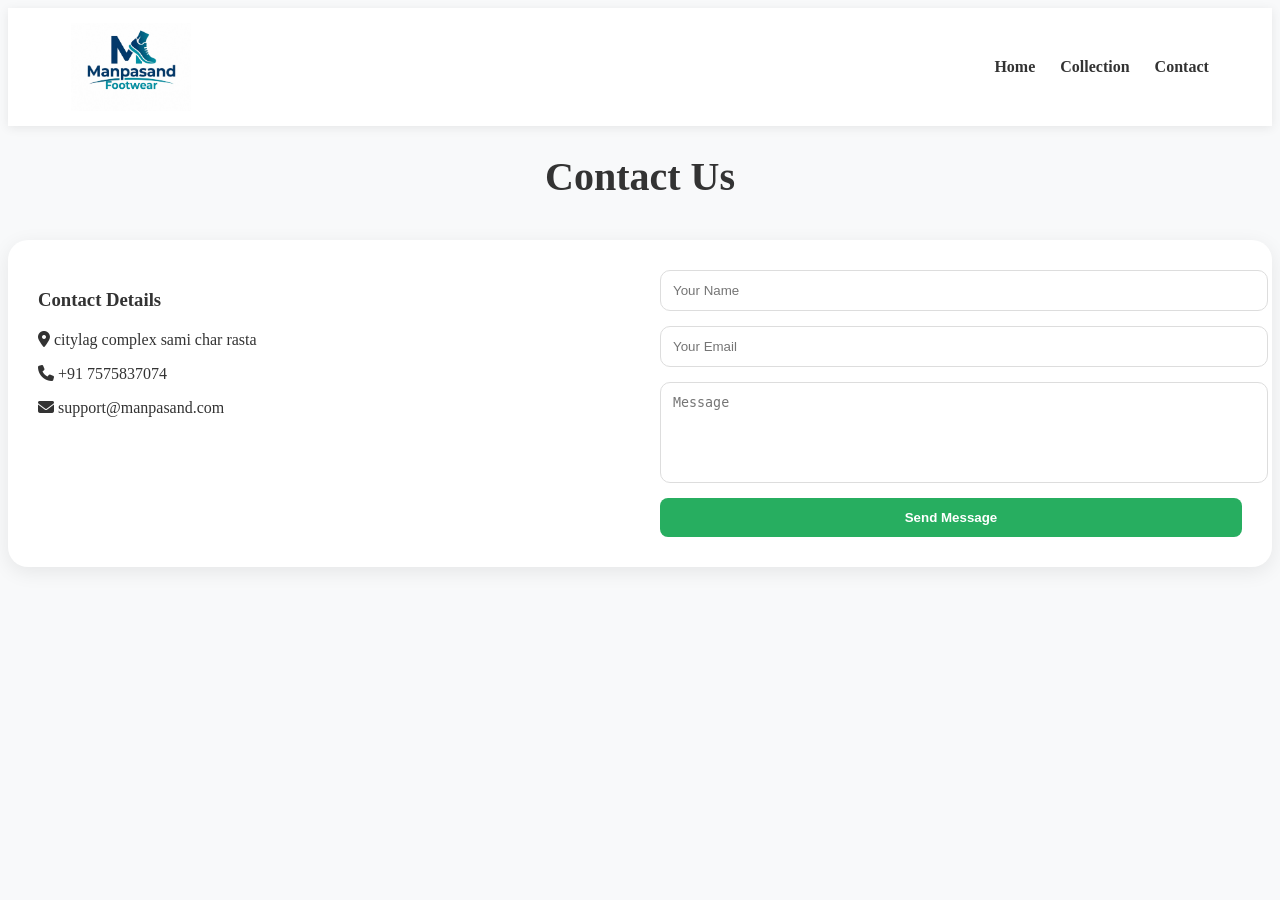
<file: manpasand footwear contact.html>
<!DOCTYPE html>
<html lang="en">
<head>
<meta name="viewport" content="width=device-width, initial-scale=1.0">

    <link rel="stylesheet" href="style.css">

    <title>Contact Us | Manpasand Footwear</title>


   <link rel="stylesheet" href="style.css">
<link rel="stylesheet" href="https://cdnjs.cloudflare.com/ajax/libs/font-awesome/6.4.2/css/all.min.css">
    <title>Contact Us | Manpasand Footwear</title>
</head>
<body>

    <header class="header1">
        <img src="manpasand.png" alt="Logo" class="logo">
        <nav class="header2">
            <a href="index.html">Home</a>
            <a href="manpasand footwear collection.html">Collection</a>
            <a href="manpasand footwear contact.html">Contact</a>
        </nav>
    </header>

    <main class="contact-container">
        <h1>Contact Us</h1>
        
        <div class="contact-box">
            <div class="contact-info">
                <h3>Contact Details</h3>
                <p><i class="fas fa-map-marker-alt"></i> citylag complex sami char rasta</p>
                <p><i class="fas fa-phone"></i> +91 7575837074</p>
                <p><i class="fas fa-envelope"></i> support@manpasand.com</p>
            </div>

            <form class="contact-form" onsubmit="sendWhatsApp(event)">
    <input type="text" id="name" placeholder="Your Name" required>

    <input type="email" id="email" placeholder="Your Email" required>

    <textarea id="message" placeholder="Message" rows="5"></textarea>

    <button type="submit" class="buy-btn">Send Message</button>
</form>
        </div>
    </main>

    <script>
function sendWhatsApp(event){
    event.preventDefault();

    let name = document.getElementById("name").value;
    let email = document.getElementById("email").value;
    let message = document.getElementById("message").value;

    let whatsappNumber = "917575837074";

    let text =
`📩 New Contact Message

👤 Name: ${name}

📧 Email: ${email}

💬 Message:
${message}`;

    let url = "https://wa.me/" + whatsappNumber + "?text=" + encodeURIComponent(text);

    window.open(url, "_blank");
}
</script>
</body>
</html>
</file>
<file: style.css>
New css 



@import url('https://fonts.googleapis.com/css2?family=Poppins:wght@300;400;500;600;700&display=swap');

*{
margin:0;
padding:0;
box-sizing:border-box;
font-family:'Poppins',sans-serif;
}

body{
background:#f8f9fa;
color:#333;
overflow-x:hidden;
}

/* HEADER */

.header1{
display:flex;
justify-content:space-between;
align-items:center;
padding:15px 5%;
background:#fff;
box-shadow:0 2px 10px rgba(0,0,0,0.08);
}

.logo{
width:120px;
height:auto;
}

nav ul{
display:flex;
list-style:none;
gap:20px;
}

nav ul li a{
text-decoration:none;
color:#333;
font-weight:600;
}

nav ul li a:hover{
color:#27ae60;
}

/* SEARCH */

.search-container{
display:flex;
}

#search-input{
padding:10px;
border:1px solid #ddd;
border-radius:6px 0 0 6px;
outline:none;
width:220px;
}

.search-container button{
padding:10px 15px;
border:none;
background:#27ae60;
color:white;
cursor:pointer;
border-radius:0 6px 6px 0;
}

/* BANNER */

.banner{
text-align:center;
padding:100px 20px;
background-image:url('banner footwear.jpg');
background-size:cover;
background-position:center;
background-repeat:no-repeat;
color:white;
text-shadow:2px 2px 6px rgba(0,0,0,0.8);
}

.banner h1{
font-size:3rem;
margin-bottom:10px;
}

.banner p{
font-size:1.2rem;
margin-bottom:20px;
}

.shop-now-btn{
display:inline-block;
padding:14px 30px;
background:#27ae60;
color:white;
text-decoration:none;
border-radius:50px;
font-weight:600;
}

.shop-now-btn:hover{
background:#219150;
}

/* CATEGORY */

.category-filter{
text-align:center;
margin:25px 0;
}

.category-filter button{
padding:12px 20px;
margin:5px;
border:none;
border-radius:30px;
background:white;
border:1px solid #ddd;
cursor:pointer;
}

.category-filter button:hover{
background:#27ae60;
color:white;
}

/* PRODUCTS */

.product-container{
display:grid;
grid-template-columns:repeat(auto-fit,minmax(250px,1fr));
gap:20px;
padding:20px;
}

.product-card,
.product-card{
width:100%;
max-width:300px;
margin:auto;
background:white;
border-radius:15px;
padding:15px;
text-align:center;
box-shadow:0 4px 15px rgba(0,0,0,0.08);
transition:0.3s;
overflow:hidden;
}




.product-card{
background:white;
border-radius:15px;
padding:15px;
text-align:center;
box-shadow:0 4px 15px rgba(0,0,0,0.08);
transition:0.3s;
overflow:hidden;  
}

.product-card:hover{
transform:translateY(-5px);
}

.product-card img{
width:100%;
height:220px;
object-fit:cover;
border-radius:10px;
}

.product-title{
margin:15px 0 10px;
font-size:1.1rem;
font-weight:600;
}

.product-size,
.product-qty{
width:100%;
padding:10px;
margin:8px 0;
border:1px solid #ddd;
border-radius:8px;
box-sizing:border-box;  
}

.buy-btn{
width:100%;
padding:12px;
border:none;
border-radius:8px;
background:#27ae60;
color:white;
font-weight:600;
cursor:pointer;
}

.buy-btn:hover{
background:#219150;
}

/* MODAL */

.modal-overlay{
display:none;
position:fixed;
top:0;
left:0;
width:100%;
height:100%;
background:rgba(0,0,0,0.6);
z-index:9999;
}

.modal-content{
background:white;
width:90%;
max-width:400px;
padding:25px;
border-radius:15px;
position:absolute;
top:50%;
left:50%;
transform:translate(-50%,-50%);
}

.close-btn{
position:absolute;
top:10px;
right:15px;
font-size:28px;
cursor:pointer;
}

.modal-content input,
.modal-content textarea,
.modal-content select{
width:100%;
padding:12px;
margin:8px 0;
border:1px solid #ddd;
border-radius:8px;
}

.confirm-btn{
width:100%;
padding:12px;
border:none;
border-radius:8px;
background:#28a745;
color:white;
cursor:pointer;
}

/* MOBILE */

@media(max-width:768px){

.header1{
flex-direction:column;
gap:12px;
}

nav ul{
flex-wrap:wrap;
justify-content:center;
}

.search-container{
width:100%;
}

#search-input{
width:100%;
}

.banner{
padding:70px 15px;
}

.banner h1{
font-size:2rem;
}

.banner p{
font-size:1rem;
}

/* MOBILE PAR 2 CARDS */

.product-container{
grid-template-columns:repeat(2,1fr);
gap:12px;
padding:12px;
}

.product-card{
padding:10px;
}

.product-card img{
height:140px;
}

.product-title{
font-size:14px;
}

.buy-btn{
padding:10px;
font-size:14px;
}

}


Collection Ke Liye :horizontal


/* CONTACT PAGE */

.contact-container{
    max-width:1200px;
    margin:50px auto;
    padding:20px;
}

.contact-container h1{
    text-align:center;
    margin-bottom:40px;
    font-size:40px;
}

.contact-box{
    display:flex;
    gap:40px;
    background:#fff;
    padding:30px;
    border-radius:20px;
    box-shadow:0 5px 20px rgba(0,0,0,0.08);
}

.contact-info,
.contact-form{
    flex:1;
}

.contact-info h3{
    margin-bottom:20px;
}

.contact-info p{
    margin-bottom:15px;
    font-size:16px;
}

.contact-form{
    display:flex;
    flex-direction:column;
    gap:15px;
}

.contact-form input,
.contact-form textarea{
    width:100%;
    padding:12px;
    border:1px solid #ddd;
    border-radius:10px;
    outline:none;
}

.contact-form textarea{
    resize:none;
}

@media(max-width:768px){

.contact-box{
    flex-direction:column;
}

.contact-container h1{
    font-size:30px;
}

}

/* HEADER2 NAVIGATION */

.header2{
    display:flex;
    gap:25px;
    align-items:center;
}

.header2 a{
    text-decoration:none;
    color:#333;
    font-size:16px;
    font-weight:600;
    transition:0.3s ease;
    position:relative;
}

.header2 a:hover{
    color:#27ae60;
}

/* Underline Hover Effect */

.header2 a::after{
    content:"";
    position:absolute;
    left:0;
    bottom:-5px;
    width:0;
    height:2px;
    background:#27ae60;
    transition:0.3s;
}

.header2 a:hover::after{
    width:100%;
}
</file>
<file: manpasand footwear.css>
body { font-family: Arial, sans-serif; margin: 0; }
header { display: flex; justify-content: space-between; padding: 20px; background: #f4f3f3; color: white; align-items: center; }
.logo { height: 60px; }
nav ul { display: flex; list-style: none; }
nav ul li { margin-left: 20px; }
nav a { color: rgb(16, 0, 0); text-decoration: none; }
{ height: 300px; background: #ddd; text-align: center; padding-top: 100px; }

.product-container { display: flex; flex-wrap: wrap; justify-content: center; padding: 20px; }
.product-card { border: 1px solid #ccc; padding: 15px; margin: 10px; width: 250px; text-align: center; }
.product-card img { width: 100%; height: 200px; object-fit: cover; }

footer { background: #333; color: white; text-align: center; padding: 10px; margin-top: 20px; }


.product-container {
    display: flex;
    flex-wrap: wrap; /* Yeh zaroori hai taaki cards niche shift ho sakein */
    justify-content: center;
    gap: 20px;       /* Cards ke beech thoda space dene ke liye */
    padding: 20px;
}

.product-card {
    flex: 0 0 250px; /* Card ki width fix rakho */
    border: 1px solid #ccc;
    padding: 15px;
    margin: 10px;
    text-align: center;
}

.product-card img {
    width: 100%;       /* Image ko card ke andar fit karega */
    height: 200px;     /* Height fix rakho */
    object-fit: cover; /* Image stretch nahi hogi, crop hokar adjust hogi */
}

.product-container {
    display: grid;
    grid-template-columns: repeat(auto-fit, minmax(250px, 1fr));
    gap: 20px;
    padding: 20px;
} {
    height: 400px; /* Banner ki height */
    background-image: url('banner\ footwear.jpg'); /* Yahan apni image ka path daalein */
    background-size: cover; /* Image ko poore banner mein cover karega */
    background-position: center; /* Image ko center mein rakhega */
    background-repeat: no-repeat;
    
    /* Text ko center mein lane ke liye */
    display: flex;
    flex-direction: column;
    justify-content: center;
    align-items: center;
    color: white; /* Text color white taki image par saaf dikhe */
    text-shadow: 2px 2px 5px rgba(0,0,0,0.7); /* Text ke peeche halki shadow */
}


.main-logo {
    filter: brightness(0) invert(1); /* Yeh aapke logo ko white colour mein badal dega */
}


.logo {
    width: 100%;
    max-width: 200px; /* Logo 300px se zyada bada nahi hoga */
    height: auto;
}

ogo {
    width: 200px; /* Abhi shayad ye kam hogi, ise badhakar 250px ya 300px karke dekhein */
    height: auto; /* Height apne aap adjust ho jayegi, logo stretch nahi hoga */
}


 {
    /* ... pehle wali properties wahi rehne do ... */
    
    /* Text ko saaf dikhane ke liye image par halka dark tint daalo */
    background: linear-gradient(rgba(0,0,0,0.4), rgba(0,0,0,0.4)), 
                url('banner\ footwear.jpg');
    background-size: cover;
    background-position: center;
    
    /* Animation ka effect add karo */
    transition: all 0.5s ease;
}

. h1 {
    font-size: 3.5rem;
    color: #ffffff;
    text-transform: uppercase;
    letter-spacing: 2px;
    margin-bottom: 10px;
    text-shadow: 3px 3px 10px rgba(0,0,0,0.8); /* Text ke peeche gehra shadow */
    animation: fadeIn 1.5s ease-in; /* Entry animation */
}

. p {
    font-size: 1.5rem;
    color: #f0f0f0;
    font-weight: 300;
    text-shadow: 1px 1px 5px rgba(0,0,0,0.8);
}

/* Animation define karo */
@keyframes fadeIn {
    from { opacity: 0; transform: translateY(-20px); }
    to { opacity: 1; transform: translateY(0); }
}


.product-container {
    display: grid;
    grid-template-columns: repeat(auto-fit, minmax(250px, 1fr));
    gap: 20px;
    padding: 20px;
}

.product-card {
    background: #fff;
    padding: 15px;
    border-radius: 10px;
    box-shadow: 0 4px 8px rgba(0,0,0,0.1);
    text-align: center;
    transition: transform 0.3s ease;
}

.product-card:hover {
    transform: translateY(-5px);
}

.product-card img {
    width: 100%;
    border-radius: 8px;
    margin-bottom: 10px;
}

.product-title {
    font-size: 1.2rem;
    font-weight: 800; /* Text Bold */
    margin: 10px 0;
}

.product-info {
    font-size: 1rem;
    margin: 5px 0;
}

.product-info strong {
    color: #010f07; /* Green color for price/size emphasis */
}

.qty-section {
    margin: 10px 0;
    font-weight: bold;
}

.buy-btn {
    background-color: #27ae60;
    color: white;
    border: none;
    padding: 10px 20px;
    border-radius: 5px;
    cursor: pointer;
    font-weight: bold;
    width: 100%;
    margin-top: 10px;
}

.buy-btn:hover {
    background-color: #219150;
}


search bar ke liye

header {
    display: flex;
    justify-content: space-between; /* Logo, Nav aur Search ko door-door rakhega */
    align-items: center;
    padding: 10px 20px;
}

.search-container {
    display: flex;
}

.search-container input {
    padding: 8px;
    border: 1px solid #ccc;
    border-radius: 4px 0 0 4px;
}

.search-container button {
    padding: 8px 15px;
    background-color: #27ae60;
    color: white;
    border: none;
    border-radius: 0 4px 4px 0;
    cursor: pointer;
}

product-card {
    background: #fff;
    padding: 20px;
    border-radius: 15px; /* Rounded corners */
    box-shadow: 0 8px 16px rgba(0,0,0,0.1); /* Soft shadow */
    transition: all 0.3s ease; /* Smooth animation */
    border: 1px solid #f0f0f0;
}

.product-card:hover {
    box-shadow: 0 12px 24px rgba(0,0,0,0.2); /* Deep shadow on hover */
    transform: scale(1.03); /* Slight zoom effect */
}


header {
    display: flex;
    justify-content: space-between;
    align-items: center;
    padding: 15px 50px;
    background-color: #f8f9fa;
    box-shadow: 0 2px 5px rgba(0,0,0,0.05);
}

.search-container input {
    padding: 10px;
    border: 1px solid #ddd;
    border-radius: 25px 0 0 25px; /* Pill shape */
    outline: none;
}

.search-container button {
    padding: 10px 20px;
    background-color: #007bff;
    color: white;
    border: none;
    border-radius: 0 25px 25px 0;
    cursor: pointer;
}

.product-container {
    display: grid;
    grid-template-columns: repeat(auto-fit, minmax(280px, 1fr));
    gap: 30px;
    padding: 40px;
}



.buy-btn {
    background-color: #27ae60;
    color: white;
    border: none;
    padding: 12px;
    border-radius: 25px;
    width: 100%;
    font-weight: bold;
    cursor: pointer;
    transition: background 0.3s;
}

.buy-btn:hover {
    background-color: #219150;
}









/* Google Font import */
@import url('https://fonts.googleapis.com/css2?family=Poppins:wght@300;400;600&display=swap');

* {
    margin: 0;
    padding: 0;
    box-sizing: border-box;
    font-family: 'Poppins', sans-serif;
}

body {
    background-color: #f9f9f9;
    color: #333;
}

/* Header Design */
header {
    display: flex;
    justify-content: space-between;
    align-items: center;
    padding: 20px 5%;
    background: #fff;
    box-shadow: 0 2px 10px rgba(0,0,0,0.1);
}

.logo { width: 80px; }

nav ul { display: flex; list-style: none; }
nav ul li { margin-left: 20px; }
nav ul li a { text-decoration: none; color: #333; font-weight: 600; }

.search-container { display: flex; }
#search-input { padding: 10px; border: 1px solid #f1ecec; border-radius: 5px 0 0 5px; outline: none; }
.search-container button { padding: 10px 15px; background: #27ae60; color: white; border: none; cursor: pointer; border-radius: 0 5px 5px 0; }

/* Banner Design */
.banner {
    text-align: center;
    padding: 50px 20px;
    background: #2c3e50;
    color: white;
}

/* Category Filter Buttons */
.category-filter { text-align: center; margin: 30px 0; }
.category-filter button {
    padding: 12px 25px;
    margin: 5px;
    border: none;
    background: #fff;
    border: 1px solid #ddd;
    cursor: pointer;
    border-radius: 50px;
    transition: 0.3s;
}
.category-filter button:hover { background: #27ae60; color: white; }

/* Product Grid */
.product-container {
    display: grid;
    grid-template-columns: repeat(auto-fit, minmax(250px, 1fr));
    gap: 25px;
    padding: 20px 5%;
}

.product-card {
    background: #fff;
    padding: 15px;
    border-radius: 15px;
    text-align: center;
    box-shadow: 0 5px 15px rgba(0,0,0,0.08);
    transition: 0.3s;
}

.product-card:hover { transform: translateY(-10px); box-shadow: 0 10px 25px rgba(0,0,0,0.15); }

.product-card img { width: 100%; height: 200px; object-fit: cover; border-radius: 10px; }

.product-card h3 { margin: 15px 0; color: #2c3e50; }

.buy-btn {
    background: #27ae60;
    color: white;
    border: none;
    padding: 10px 20px;
    border-radius: 5px;
    width: 100%;
    cursor: pointer;
    margin-top: 10px;
    font-weight: 600;
}

footer { text-align: center; padding: 20px; background: #333; color: white; margin-top: 40px; }






@import url('https://fonts.googleapis.com/css2?family=Poppins:wght@300;400;600&display=swap');

* { margin: 0; padding: 0; box-sizing: border-box; font-family: 'Poppins', sans-serif; }

body { background-color: #f9f9f9; color: #333; }

header { display: flex; justify-content: space-between; align-items: center; padding: 20px 5%; background: #fff; box-shadow: 0 2px 10px rgba(0,0,0,0.1); }
.logo { width: 150px; }
nav ul { display: flex; list-style: none; }
nav ul li { margin-left: 20px; }
nav ul li a { text-decoration: none; color: #333; font-weight: 600; }

.search-container { display: flex; }
#search-input { padding: 10px; border: 1px solid #ddd; border-radius: 5px 0 0 5px; outline: none; }
.search-container button { padding: 10px 15px; background: #27ae60; color: white; border: none; cursor: pointer; border-radius: 0 5px 5px 0; }

/* Fixed Banner */
.banner { text-align: center; padding: 60px 20px; background: #2c3e50; color: white; margin-bottom: 30px; }
.banner h1 { font-size: 2.5rem; margin-bottom: 10px; }

.category-filter { text-align: center; margin: 20px 0; }
.category-filter button { padding: 12px 25px; margin: 5px; border: none; background: #fff; border: 1px solid #ddd; cursor: pointer; border-radius: 50px; transition: 0.3s; }
.category-filter button:hover { background: #27ae60; color: white; }

.product-container { display: grid; grid-template-columns: repeat(auto-fit, minmax(250px, 1fr)); gap: 25px; padding: 20px 5%; }
.product-card { background: #fff; padding: 15px; border-radius: 15px; text-align: center; box-shadow: 0 5px 15px rgba(0,0,0,0.08); transition: 0.3s; }
.product-card:hover { transform: translateY(-10px); box-shadow: 0 10px 25px rgba(0,0,0,0.15); }
.product-card img { width: 100%; height: 200px; object-fit: cover; border-radius: 10px; }
.product-card h3 { margin: 15px 0; color: #2c3e50; }

.buy-btn { background: #27ae60; color: white; border: none; padding: 10px 20px; border-radius: 5px; width: 100%; cursor: pointer; margin-top: 10px; font-weight: 600; }



/* Purani .banner styling ko hata dein aur ise paste karein */
.banner {
    text-align: center;
    padding: 100px 20px; /* Thodi zyada padding, banner ko bada banane ke liye */
    
    /* BACKGROUND IMAGE KE LIYE CHANGES: */
    /* 1. background-image property use karein, url mein file ka naam dein */
    background-image: url('banner\ footwear.jpg'); /* Apni banner image ka sahi naam likhein */
    
    /* 2. background properties adjust karein */
    background-size: cover;      /* Puri space cover karega */
    background-position: center; /* Image center mein rakhega */
    background-repeat: no-repeat;
    
    /* TEXT KO IMAGE PAR SAAF DIKHANE KE LIYE OPTIONS: */
    
    /* Option A: Text par "text-shadow" add karein, isse text par outine banegi aur wo image par dikhega */
    color: white; /* Text color white, aur shadow black */
    text-shadow: 2px 2px 4px rgb(14, 0, 0); /* Strong shadow definition */
}

/* Option B: Agar Option A se text saaf na dikhe, toh Option B try karein. 
   Ise Option A ke badle mein use karein, shadow ko comment karke.
   Isse background-image ke upar ek halki dark layer ban jayegi. */
/*
.banner {
    ... existing background-image, background-size, padding ...
    position: relative; /* Overlay layer set karne ke liye relative positioning zaroori hai */
    z-index: 1; /* Text upar rahega */
}

/* Pseudo-element ke sath dark overlay add karne ka professional tareeka */
/*
.banner::before {
    content: "";
    position: absolute;
    top: 0;
    left: 0;
    width: 100%;
    height: 100%;
    background-color: rgba(0, 0, 0, 0.4); /* Dark shade, adjust transparency here (0.4 means 40% opaque) */
    z-index: -1; /* Layer overlay niche */
}
*/

.logo {
    width: 120px;       /* Logo ka size thoda badha diya */
    height: auto;       /* Aspect ratio maintain rahega, logo chhota nahi hoga */
    background: transparent; /* Logo ka original background transparent hi rahega */
    display: block;
}

header {
    /* Header ki padding ko thoda adjust karo */
    display: flex;
    justify-content: space-between;
    align-items: center;
    padding: 10px 5%; /* Padding kam ki taaki logo ko jagah mile */
    background: #fefbfb;
}


#search-input {
    padding: 10px;
    border: 1px solid #ddd;
    border-radius: 5px 0 0 5px;
    outline: none;
    
    /* Zaroori change yahan hai */
    font-size: 16px; 
    
    /* Agar ab bhi zoom ho, toh width ko 100% se thoda kam rakhein */
    width: 200px; 
}

input, select, textarea {
    touch-action: manipulation;
}


.banner {
    position: relative; /* Button ko banner ke andar fix karne ke liye */
    text-align: center;
    padding: 100px 20px;
    background-image: url('banner footwear.jpg');
    background-size: cover;
    background-position: center;
}

.shop-now-btn {
    display: inline-block;
    margin-top: 20px;
    padding: 15px 30px;
    background-color: #27ae60; /* Green color, jo button ko highlight karega */
    color: white;
    text-decoration: none;
    font-size: 1.2rem;
    font-weight: bold;
    border-radius: 50px; /* Button ko rounded banane ke liye */
    transition: 0.3s;
}

.shop-now-btn:hover {
    background-color: #219150;
    transform: scale(1.05); /* Hover karne par button halka sa bada hoga */
}

.header1 {
    /* Header ko top par pin karne ke liye */
    position: sticky; 
    top: 0;
    
    /* Ye zaroori hai taaki header content ke upar dikhe */
    z-index: 1000; 
    
    /* Styling */
    width: 100%;
    background-color: white;
    box-shadow: 0 2px 5px rgba(0,0,0,0.1); /* Halka shadow taaki header alag dikhe */
}

/* Modal Overlay: Ye background ko dhak lega aur modal ko chupa dega */
.modal-overlay {
    display: none; /* Default mein ye hidden rahega */
    position: fixed;
    top: 0;
    left: 0;
    width: 100%;
    height: 100%;
    background: rgba(0, 0, 0, 0.6); /* Background thoda dark ho jayega */
    z-index: 1000;
}

/* Modal Content: Ye wo box hai jo aapko screen par dikhega */
.modal-content {
    background: #fff;
    width: 90%;
    max-width: 400px;
    margin: 10% auto;
    padding: 20px;
    border-radius: 10px;
    box-shadow: 0px 5px 15px rgba(0,0,0,0.3);
    position: relative;
}

/* Input fields ko align karne ke liye */
.modal-content input, 
.modal-content select, 
.modal-content textarea {
    width: 100%;
    padding: 10px;
    margin: 8px 0;
    box-sizing: border-box; /* Width ko sahi rakhega */
    border: 1px solid #ccc;
    border-radius: 5px;
}


/* Modal Overlay - Background full screen aur center alignment ke liye */
.modal-overlay {
    display: none; /* Default hidden */
    position: fixed; 
    top: 0; 
    left: 0; 
    width: 100%; 
    height: 100%; 
    background: rgba(0, 0, 0, 0.7); /* Dark background */
    z-index: 9999;
    /* Yeh line center ke liye hain */
    display: flex;
    justify-content: center;
    align-items: center;
}

/* Modal Content - Box ko design karne ke liye */
.modal-content {
    background: white;
    width: 400px; /* Aap apne hisaab se width kam-jyada kar sakte hain */
    padding: 25px;
    border-radius: 12px;
    box-shadow: 0 10px 25px rgba(0,0,0,0.3);
    position: relative; /* Close button ke liye */
}

/* Chrome, Safari, Edge, Opera ke liye */
input::-webkit-outer-spin-button,
input::-webkit-inner-spin-button {
  -webkit-appearance: none;
  margin: 0;
}

/* Firefox ke liye */
input[type=number] {
  -moz-appearance: textfield;
}

/* Modal Overlay - Background ko blur aur center karne ke liye */
.modal-overlay {
    display: none; 
    position: fixed; 
    top: 0; left: 0; 
    width: 100%; height: 100%; 
    background: rgba(0, 0, 0, 0.5); /* Halki dark background */
    backdrop-filter: blur(5px); /* Background blur effect */
    z-index: 1000;
    display: flex;
    justify-content: center;
    align-items: center;
}

/* Modal Box - Design ka style */
.modal-content {
    background: #ffffff;
    padding: 30px;
    border-radius: 15px;
    width: 380px;
    box-shadow: 0 10px 25px rgba(0,0,0,0.2);
    animation: fadeIn 0.3s; /* Popup aate waqt smooth animation */
}

/* Inputs aur Form Styling */
.modal-content h3 { margin-bottom: 20px; color: #333; text-align: center; }
.modal-content input, .modal-content select, .modal-content textarea {
    width: 100%;
    padding: 12px;
    margin: 8px 0;
    border: 1px solid #ddd;
    border-radius: 8px;
    font-size: 14px;
}

/* Confirm Button Styling */
.confirm-btn {
    width: 100%;
    padding: 12px;
    background-color: #28a745;
    color: white;
    border: none;
    border-radius: 8px;
    font-size: 16px;
    cursor: pointer;
    margin-top: 15px;
}

.confirm-btn:hover { background-color: #218838; }

/* Smooth Animation */
@keyframes fadeIn {
    from { opacity: 0; transform: scale(0.9); }
    to { opacity: 1; transform: scale(1); }
}


/* Ye line popup ko shuru mein chupa degi */
.modal-overlay {
    display: none; 
    position: fixed;
    top: 0; left: 0;
    width: 100%; height: 100%;
    background: rgba(0,0,0,0.7);
    z-index: 9999;
    justify-content: center;
    align-items: center;
}

/* 1. Modal Overlay - Hamesha screen ke upar */
.modal-overlay {
    display: none; 
    position: fixed; top: 0; left: 0;
    width: 100%; height: 100%;
    background: rgba(0,0,0,0.6);
    z-index: 9999;
    justify-content: center; /* Center mein lane ke liye */
    align-items: center;     /* Center mein lane ke liye */
}

/* 2. Modal Box Design */
.modal-content {
    background: #fff;
    width: 90%; max-width: 400px;
    padding: 25px;
    border-radius: 15px;
    box-shadow: 0 10px 25px rgba(0,0,0,0.3);
    position: relative;
}

/* 3. Inputs Design */
.modal-content input, .modal-content select, .modal-content textarea {
    width: 100%; padding: 12px; margin: 8px 0;
    border: 1px solid #ddd; border-radius: 8px; box-sizing: border-box;
}

/* 4. Button Design */
.confirm-btn {
    width: 100%; padding: 12px; background: #28a745;
    color: white; border: none; border-radius: 8px; cursor: pointer; font-size: 16px;
}

.close-btn {
    position: absolute; top: 10px; right: 15px; font-size: 25px; cursor: pointer;
}


.product-card {
    background: #fff;
    border-radius: 16px;
    padding: 20px;
    box-shadow: 0 4px 15px rgba(0, 0, 0, 0.08);
    transition: transform 0.3s ease;
    text-align: center;
    border: 1px solid #f0f0f0;
}

.product-card:hover {
    transform: translateY(-5px); /* Hover par halka upar uthega */
}

.product-title {
    font-size: 1.2rem;
    color: #333;
    margin: 15px 0 5px;
}

.product-info strong {
    color: #001204;
    font-size: 1.1rem;
}

/* Size aur Quantity dropdown/input style */
.product-size, .product-qty {
    padding: 8px;
    margin: 10px 5px;
    border: 1px solid #ddd;
    border-radius: 6px;
    outline: none;
}



.modal-overlay {
    display: none;
    position: fixed;
    top: 0; left: 0;
    width: 100%; height: 100%;
    background: rgba(0, 0, 0, 0.6);
    backdrop-filter: blur(4px); /* Modern blur effect */
    z-index: 1000;
    justify-content: center;
    align-items: center;
}

.modal-content {
    background: #fff;
    padding: 30px;
    border-radius: 20px;
    width: 90%;
    max-width: 400px;
    box-shadow: 0 20px 40px rgba(0,0,0,0.2);
}

.modal-content input, .modal-content select {
    width: 100%;
    padding: 12px;
    margin: 10px 0;
    border: 1px solid #ddd;
    border-radius: 10px;
    box-sizing: border-box; /* Input size sahi rahega */
}

/* Mobile responsive ke liye */
* {
    box-sizing: border-box;
    max-width: 100%;
}

body {
    margin: 0;
    padding: 0;
    overflow-x: hidden; /* Screen ko left-right hilne se rokne ke liye */
}

.product-container {
    display: grid;
    grid-template-columns: repeat(auto-fit, minmax(280px, 1fr)); /* Mobile par card apne aap adjust honge */
    gap: 20px;
    padding: 10px;
}
</file>
